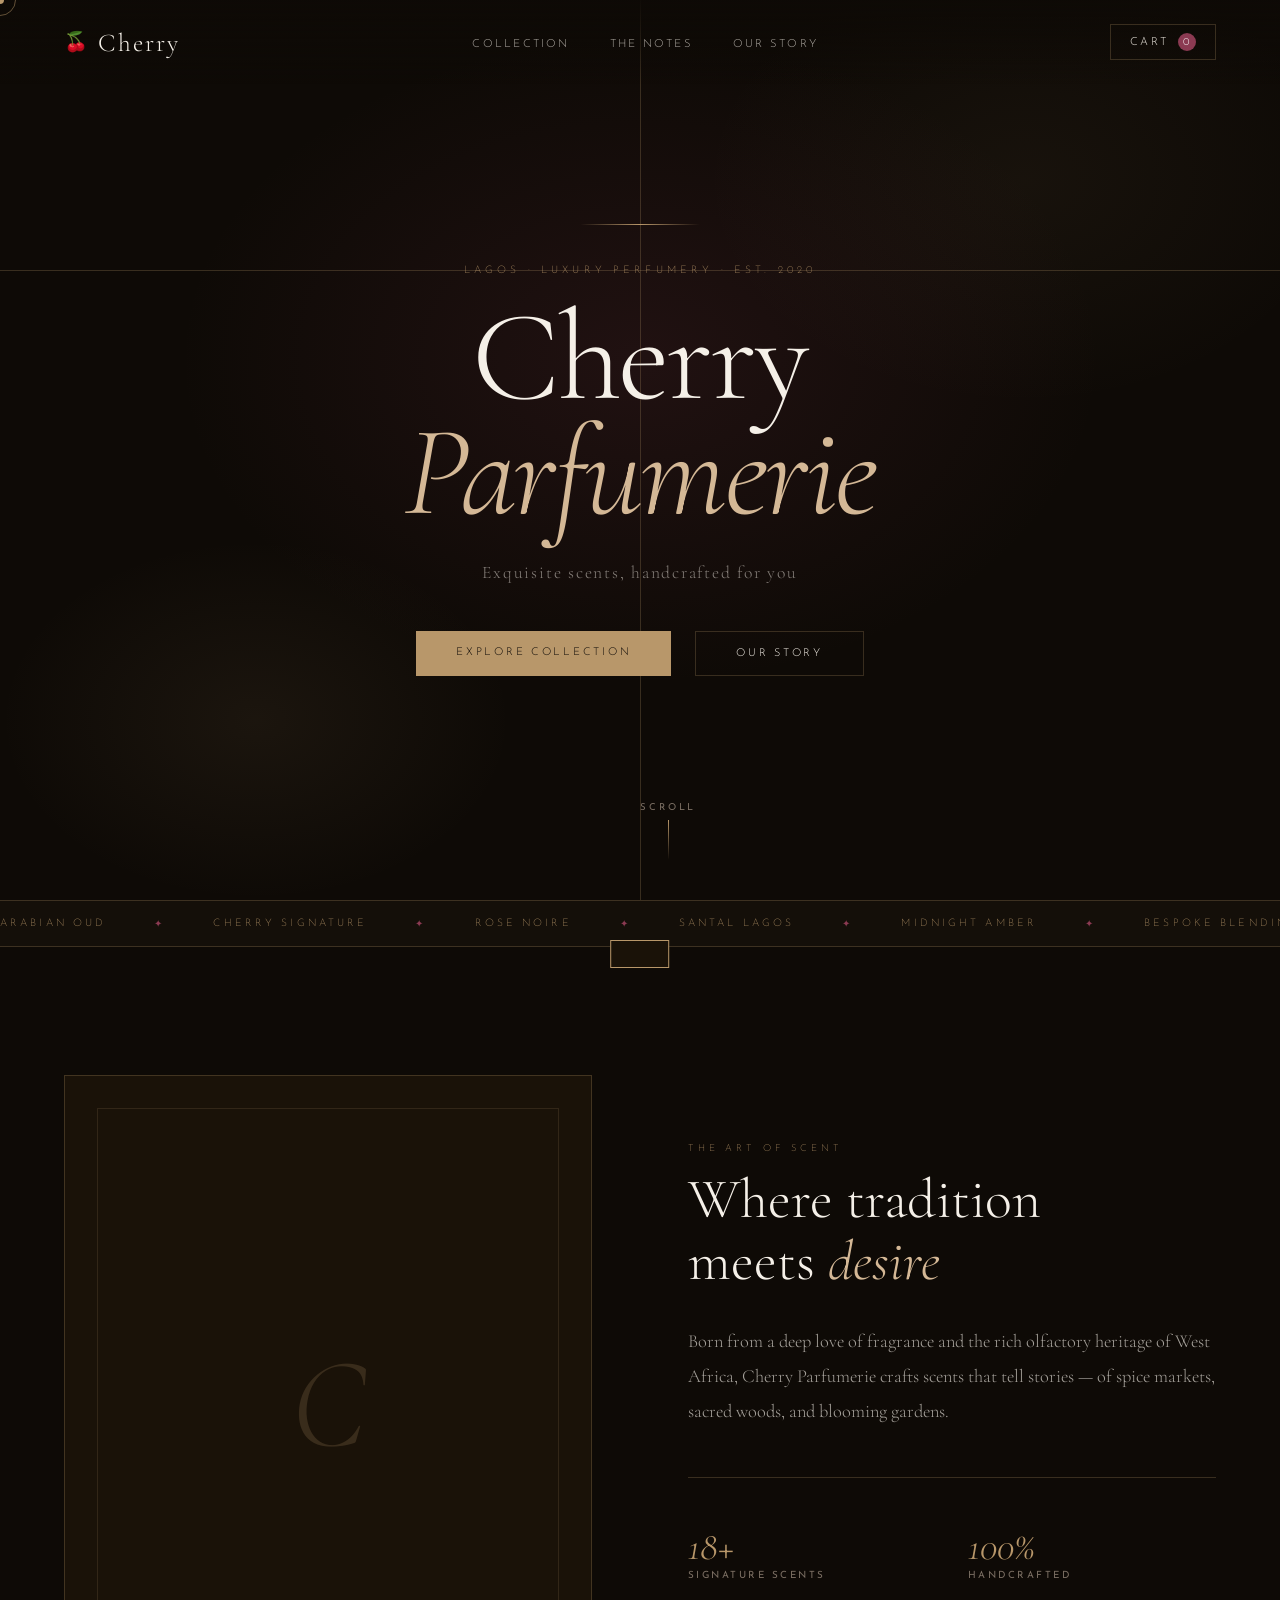
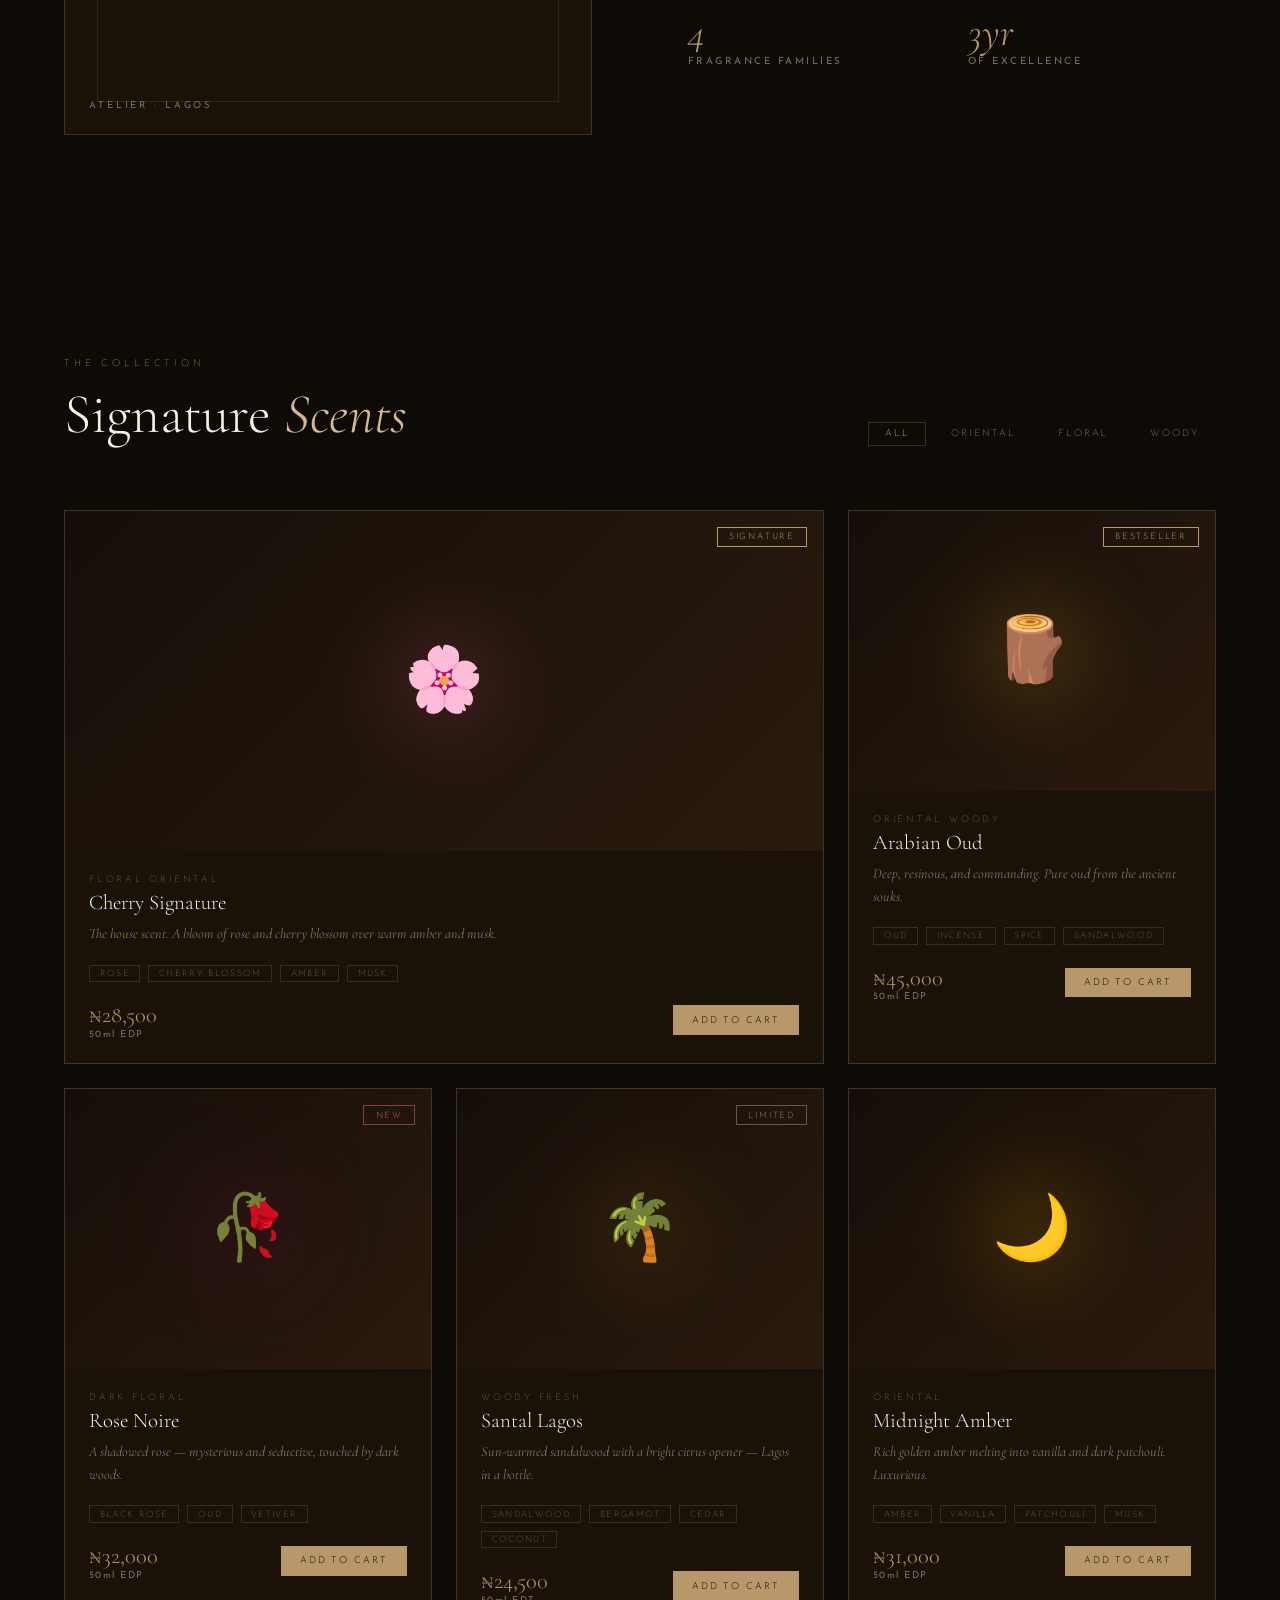
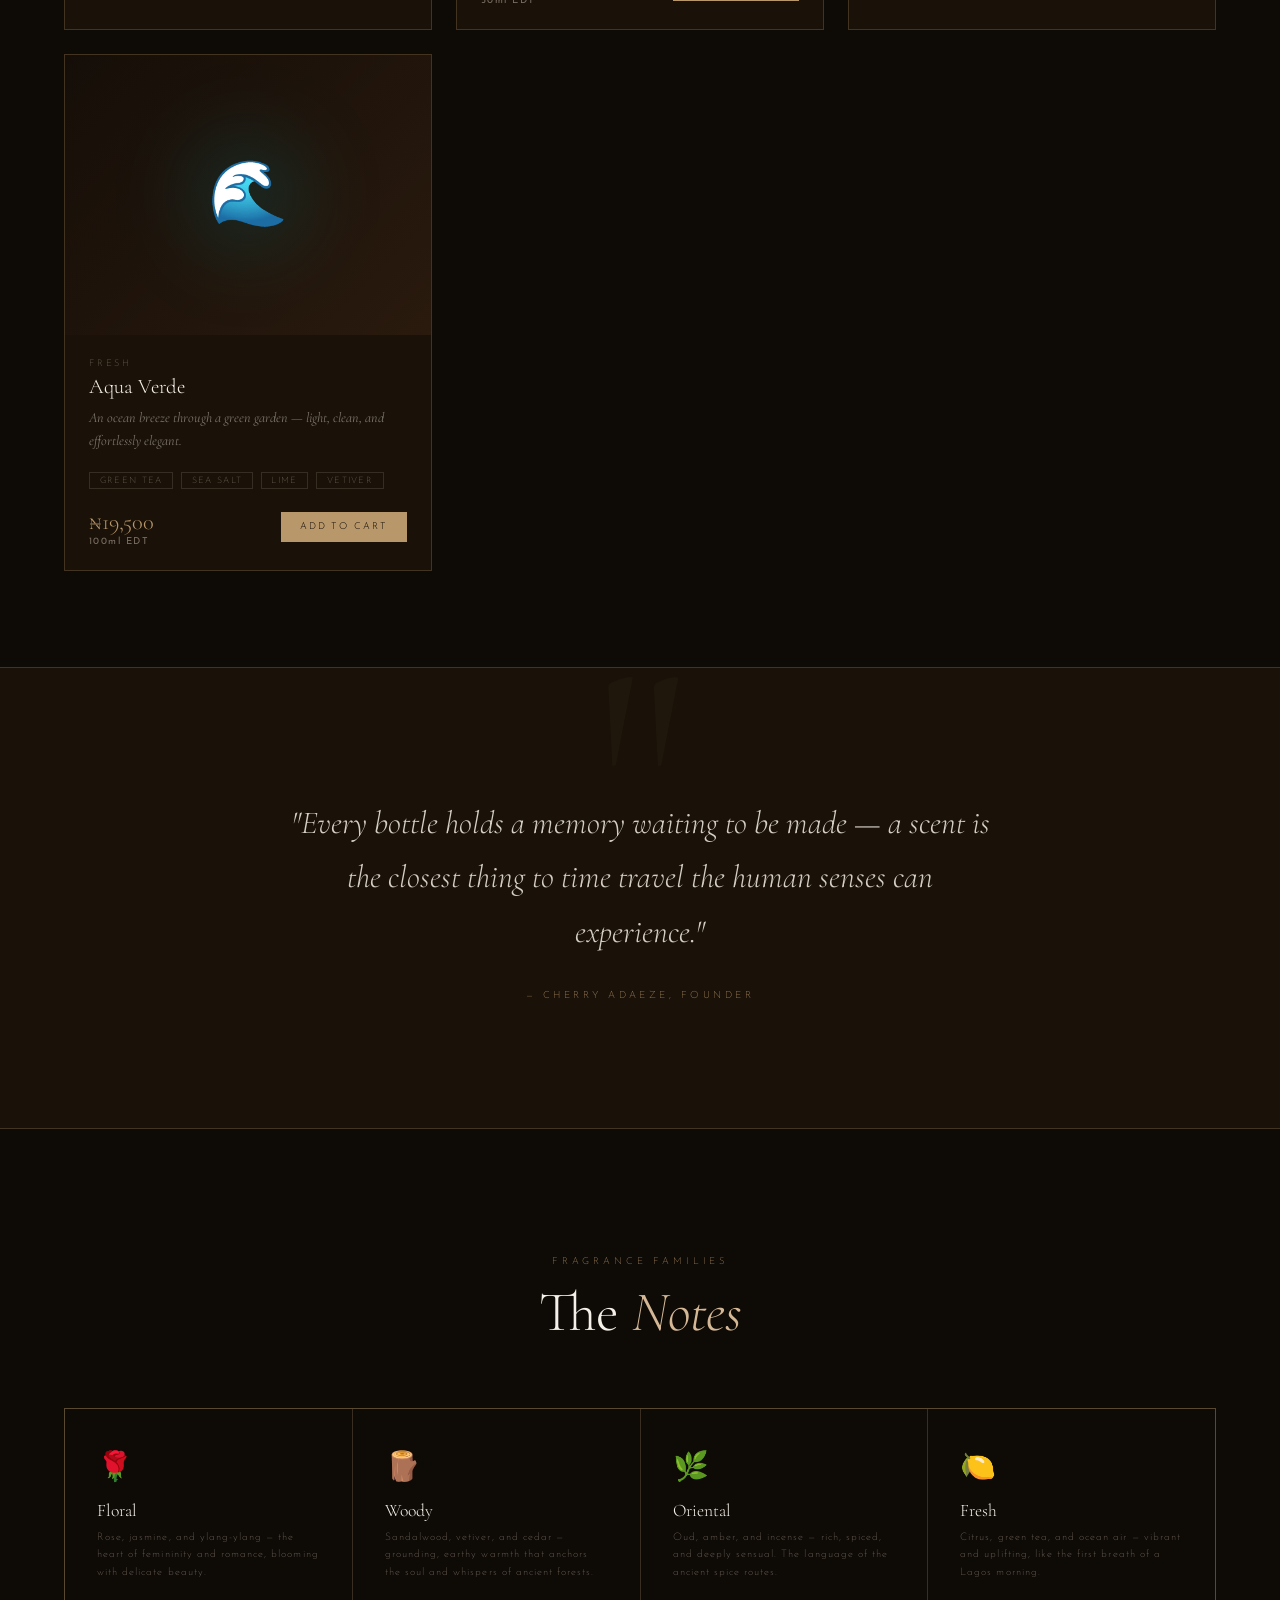
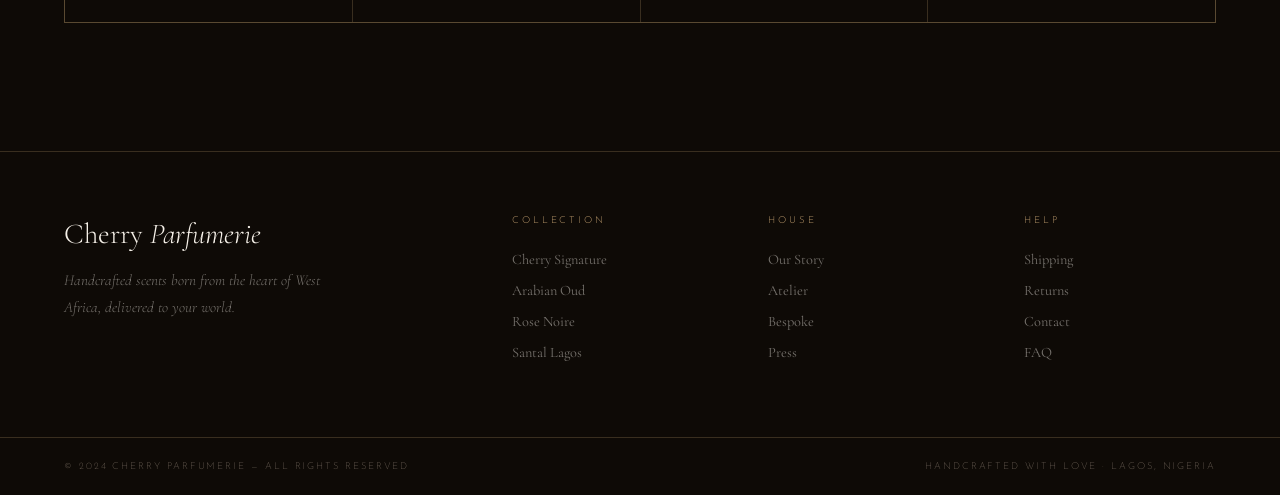
<file: index.html>
<!DOCTYPE html>
<html lang="en">
<head>
<meta charset="UTF-8">
<meta name="viewport" content="width=device-width, initial-scale=1.0">
<title>Cherry Parfumerie — Handcrafted Scents</title>
<link rel="preconnect" href="https://fonts.googleapis.com">
<link rel="preconnect" href="https://fonts.gstatic.com" crossorigin>
<link href="https://fonts.googleapis.com/css2?family=Cormorant+Garamond:ital,wght@0,300;0,400;0,500;1,300;1,400&family=Josefin+Sans:wght@200;300;400&display=swap" rel="stylesheet">
<style>
  *, *::before, *::after { box-sizing: border-box; margin: 0; padding: 0; }

  :root {
    --cream: #F5F0E8;
    --deep: #0E0A06;
    --warm: #1A1208;
    --gold: #B8976A;
    --gold-light: #D4B896;
    --rose: #8B3A52;
    --rose-light: #C46080;
    --muted: #7A6E62;
    --border: rgba(184, 151, 106, 0.25);
    --serif: 'Cormorant Garamond', Georgia, serif;
    --sans: 'Josefin Sans', sans-serif;
  }

  html { scroll-behavior: smooth; }

  body {
    font-family: var(--serif);
    background: var(--deep);
    color: var(--cream);
    min-height: 100vh;
    overflow-x: hidden;
    cursor: default;
  }

  /* ── CURSOR ── */
  .cursor {
    width: 8px; height: 8px;
    background: var(--gold);
    border-radius: 50%;
    position: fixed; top: 0; left: 0;
    pointer-events: none; z-index: 9999;
    transform: translate(-50%, -50%);
    transition: transform 0.1s, width 0.3s, height 0.3s, opacity 0.3s;
  }
  .cursor-ring {
    width: 32px; height: 32px;
    border: 1px solid rgba(184,151,106,0.5);
    border-radius: 50%;
    position: fixed; top: 0; left: 0;
    pointer-events: none; z-index: 9998;
    transform: translate(-50%, -50%);
    transition: transform 0.15s ease-out, width 0.3s, height 0.3s;
  }

  /* ── NAV ── */
  nav {
    position: fixed; top: 0; left: 0; right: 0; z-index: 100;
    display: flex; align-items: center; justify-content: space-between;
    padding: 1.5rem 4rem;
    background: linear-gradient(to bottom, rgba(14,10,6,0.95) 0%, transparent 100%);
    transition: background 0.4s;
  }
  nav.scrolled { background: rgba(14,10,6,0.97); border-bottom: 1px solid var(--border); }

  .nav-logo {
    font-family: var(--serif);
    font-size: 1.6rem;
    font-weight: 300;
    letter-spacing: 0.08em;
    color: var(--cream);
    text-decoration: none;
    display: flex; align-items: center; gap: 0.5rem;
  }
  .nav-logo .cherry-icon { color: var(--rose-light); font-size: 1.2rem; }

  .nav-links {
    display: flex; gap: 2.5rem; list-style: none;
  }
  .nav-links a {
    font-family: var(--sans);
    font-size: 0.7rem;
    font-weight: 300;
    letter-spacing: 0.2em;
    text-transform: uppercase;
    color: rgba(245,240,232,0.7);
    text-decoration: none;
    transition: color 0.3s;
  }
  .nav-links a:hover { color: var(--gold); }

  .nav-cart-btn {
    font-family: var(--sans);
    font-size: 0.7rem;
    font-weight: 300;
    letter-spacing: 0.2em;
    text-transform: uppercase;
    color: var(--cream);
    background: none; border: 1px solid var(--border);
    padding: 0.5rem 1.2rem;
    cursor: pointer;
    transition: all 0.3s;
    display: flex; align-items: center; gap: 0.6rem;
  }
  .nav-cart-btn:hover { border-color: var(--gold); color: var(--gold); }
  .cart-count {
    background: var(--rose);
    color: white;
    border-radius: 50%;
    width: 18px; height: 18px;
    font-size: 0.65rem;
    display: flex; align-items: center; justify-content: center;
  }

  /* ── HERO ── */
  .hero {
    min-height: 100vh;
    display: flex; flex-direction: column;
    align-items: center; justify-content: center;
    position: relative;
    overflow: hidden;
    text-align: center;
    padding: 0 2rem;
  }

  .hero-bg {
    position: absolute; inset: 0;
    background:
      radial-gradient(ellipse 60% 60% at 50% 40%, rgba(139,58,82,0.15) 0%, transparent 60%),
      radial-gradient(ellipse 40% 40% at 20% 80%, rgba(184,151,106,0.08) 0%, transparent 50%),
      radial-gradient(ellipse 50% 50% at 80% 20%, rgba(184,151,106,0.06) 0%, transparent 50%);
  }

  .hero-line {
    position: absolute;
    background: var(--border);
  }
  .hero-line.h { height: 1px; width: 100%; top: 30%; }
  .hero-line.v { width: 1px; height: 100%; left: 50%; }

  .hero-ornament {
    width: 120px; height: 1px;
    background: linear-gradient(to right, transparent, var(--gold), transparent);
    margin: 0 auto 2.5rem;
    opacity: 0;
    animation: fadeUp 1s 0.3s forwards;
  }

  .hero-tag {
    font-family: var(--sans);
    font-size: 0.65rem;
    font-weight: 200;
    letter-spacing: 0.4em;
    text-transform: uppercase;
    color: var(--gold);
    margin-bottom: 1.5rem;
    opacity: 0;
    animation: fadeUp 1s 0.5s forwards;
  }

  .hero-title {
    font-size: clamp(3.5rem, 10vw, 9rem);
    font-weight: 300;
    line-height: 0.9;
    letter-spacing: -0.02em;
    margin-bottom: 0.5rem;
    opacity: 0;
    animation: fadeUp 1.2s 0.6s forwards;
  }
  .hero-title em {
    font-style: italic;
    color: var(--gold-light);
  }

  .hero-sub {
    font-size: clamp(0.9rem, 2vw, 1.1rem);
    font-weight: 300;
    color: rgba(245,240,232,0.5);
    letter-spacing: 0.1em;
    margin-top: 1.5rem;
    margin-bottom: 3rem;
    opacity: 0;
    animation: fadeUp 1s 0.9s forwards;
  }

  .hero-cta {
    display: flex; gap: 1.5rem; flex-wrap: wrap; justify-content: center;
    opacity: 0;
    animation: fadeUp 1s 1.1s forwards;
  }

  .btn-primary {
    font-family: var(--sans);
    font-size: 0.68rem;
    font-weight: 300;
    letter-spacing: 0.25em;
    text-transform: uppercase;
    color: var(--deep);
    background: var(--gold);
    border: none;
    padding: 1rem 2.5rem;
    cursor: pointer;
    transition: all 0.3s;
    text-decoration: none;
  }
  .btn-primary:hover { background: var(--gold-light); }

  .btn-ghost {
    font-family: var(--sans);
    font-size: 0.68rem;
    font-weight: 300;
    letter-spacing: 0.25em;
    text-transform: uppercase;
    color: var(--cream);
    background: none;
    border: 1px solid var(--border);
    padding: 1rem 2.5rem;
    cursor: pointer;
    transition: all 0.3s;
    text-decoration: none;
  }
  .btn-ghost:hover { border-color: var(--gold); color: var(--gold); }

  .hero-scroll {
    position: absolute; bottom: 2.5rem; left: 50%;
    transform: translateX(-50%);
    display: flex; flex-direction: column; align-items: center; gap: 0.5rem;
    opacity: 0;
    animation: fadeUp 1s 1.4s forwards;
  }
  .hero-scroll span {
    font-family: var(--sans);
    font-size: 0.6rem;
    letter-spacing: 0.3em;
    text-transform: uppercase;
    color: var(--muted);
  }
  .scroll-line {
    width: 1px; height: 40px;
    background: linear-gradient(to bottom, var(--gold), transparent);
    animation: scrollPulse 2s infinite;
  }

  /* ── MARQUEE ── */
  .marquee-section {
    border-top: 1px solid var(--border);
    border-bottom: 1px solid var(--border);
    padding: 1rem 0;
    overflow: hidden;
    background: rgba(184,151,106,0.03);
  }
  .marquee-track {
    display: flex; gap: 3rem;
    animation: marquee 20s linear infinite;
    white-space: nowrap;
  }
  .marquee-item {
    font-family: var(--sans);
    font-size: 0.65rem;
    font-weight: 200;
    letter-spacing: 0.3em;
    text-transform: uppercase;
    color: var(--gold);
    display: flex; align-items: center; gap: 3rem;
  }
  .marquee-dot { color: var(--rose); }

  /* ── SECTION HEADERS ── */
  .section-label {
    font-family: var(--sans);
    font-size: 0.6rem;
    font-weight: 200;
    letter-spacing: 0.4em;
    text-transform: uppercase;
    color: var(--gold);
    margin-bottom: 1rem;
  }
  .section-title {
    font-size: clamp(2rem, 5vw, 3.5rem);
    font-weight: 300;
    line-height: 1.1;
  }
  .section-title em { font-style: italic; color: var(--gold-light); }

  /* ── INTRO SECTION ── */
  .intro {
    padding: 8rem 4rem;
    display: grid;
    grid-template-columns: 1fr 1fr;
    gap: 6rem;
    align-items: center;
    max-width: 1400px;
    margin: 0 auto;
  }
  .intro-visual {
    position: relative;
    aspect-ratio: 4/5;
    background: var(--warm);
    border: 1px solid var(--border);
    overflow: hidden;
  }
  .intro-visual-inner {
    position: absolute; inset: 2rem;
    border: 1px solid rgba(184,151,106,0.15);
    display: flex; align-items: center; justify-content: center;
  }
  .intro-visual-glyph {
    font-size: 8rem;
    font-weight: 300;
    color: rgba(184,151,106,0.2);
    font-family: var(--serif);
    font-style: italic;
    line-height: 1;
  }
  .intro-visual-tag {
    position: absolute; bottom: 1.5rem; left: 1.5rem;
    font-family: var(--sans);
    font-size: 0.6rem;
    letter-spacing: 0.3em;
    color: var(--muted);
    text-transform: uppercase;
  }
  .intro-text { }
  .intro-body {
    margin-top: 2rem;
    font-size: 1.15rem;
    font-weight: 300;
    line-height: 1.9;
    color: rgba(245,240,232,0.65);
  }
  .intro-stats {
    display: grid; grid-template-columns: 1fr 1fr;
    gap: 2rem;
    margin-top: 3rem;
    padding-top: 3rem;
    border-top: 1px solid var(--border);
  }
  .stat-num {
    font-size: 2.5rem;
    font-weight: 300;
    color: var(--gold);
    font-style: italic;
    line-height: 1;
  }
  .stat-label {
    font-family: var(--sans);
    font-size: 0.62rem;
    letter-spacing: 0.25em;
    text-transform: uppercase;
    color: var(--muted);
    margin-top: 0.3rem;
  }

  /* ── COLLECTION ── */
  .collection {
    padding: 6rem 4rem;
    max-width: 1400px;
    margin: 0 auto;
  }
  .collection-header {
    display: flex; align-items: flex-end; justify-content: space-between;
    margin-bottom: 4rem;
  }
  .collection-filter {
    display: flex; gap: 0.5rem;
  }
  .filter-btn {
    font-family: var(--sans);
    font-size: 0.6rem;
    font-weight: 300;
    letter-spacing: 0.2em;
    text-transform: uppercase;
    color: var(--muted);
    background: none;
    border: 1px solid transparent;
    padding: 0.4rem 1rem;
    cursor: pointer;
    transition: all 0.3s;
  }
  .filter-btn.active, .filter-btn:hover {
    color: var(--gold);
    border-color: var(--border);
  }

  .products-grid {
    display: grid;
    grid-template-columns: repeat(3, 1fr);
    gap: 1.5rem;
  }

  /* ── PRODUCT CARD ── */
  .product-card {
    background: var(--warm);
    border: 1px solid var(--border);
    cursor: pointer;
    transition: all 0.4s;
    position: relative;
    overflow: hidden;
  }
  .product-card:hover {
    border-color: rgba(184,151,106,0.5);
    transform: translateY(-4px);
  }
  .product-card.featured {
    grid-column: span 2;
    grid-row: span 1;
  }

  .product-visual {
    height: 280px;
    background: linear-gradient(135deg, #150e08 0%, #2a1a0e 100%);
    display: flex; align-items: center; justify-content: center;
    position: relative;
    overflow: hidden;
  }
  .product-card.featured .product-visual { height: 340px; }

  .product-bottle {
    font-size: 4rem;
    position: relative; z-index: 2;
    transition: transform 0.4s;
  }
  .product-card:hover .product-bottle { transform: scale(1.08) translateY(-4px); }

  .product-glow {
    position: absolute;
    width: 120px; height: 120px;
    border-radius: 50%;
    filter: blur(40px);
    opacity: 0.3;
    transition: opacity 0.4s;
  }
  .product-card:hover .product-glow { opacity: 0.5; }

  .product-badge {
    position: absolute;
    top: 1rem; right: 1rem;
    font-family: var(--sans);
    font-size: 0.55rem;
    font-weight: 300;
    letter-spacing: 0.2em;
    text-transform: uppercase;
    padding: 0.3rem 0.7rem;
    border: 1px solid;
  }
  .badge-new { border-color: var(--rose); color: var(--rose-light); }
  .badge-signature { border-color: var(--gold); color: var(--gold); }
  .badge-limited { border-color: rgba(245,240,232,0.3); color: rgba(245,240,232,0.5); }

  .product-info {
    padding: 1.5rem;
  }
  .product-family {
    font-family: var(--sans);
    font-size: 0.58rem;
    font-weight: 200;
    letter-spacing: 0.3em;
    text-transform: uppercase;
    color: var(--muted);
    margin-bottom: 0.4rem;
  }
  .product-name {
    font-size: 1.3rem;
    font-weight: 300;
    margin-bottom: 0.5rem;
  }
  .product-desc {
    font-size: 0.88rem;
    color: rgba(245,240,232,0.45);
    line-height: 1.6;
    margin-bottom: 1.2rem;
    font-style: italic;
  }
  .product-notes {
    display: flex; gap: 0.5rem;
    flex-wrap: wrap;
    margin-bottom: 1.2rem;
  }
  .note-tag {
    font-family: var(--sans);
    font-size: 0.55rem;
    font-weight: 200;
    letter-spacing: 0.15em;
    text-transform: uppercase;
    color: var(--muted);
    border: 1px solid rgba(122,110,98,0.3);
    padding: 0.2rem 0.6rem;
  }
  .product-footer {
    display: flex; align-items: center; justify-content: space-between;
  }
  .product-price {
    font-size: 1.4rem;
    font-weight: 300;
    color: var(--gold);
  }
  .product-size {
    font-family: var(--sans);
    font-size: 0.6rem;
    letter-spacing: 0.15em;
    color: var(--muted);
    margin-top: 0.1rem;
  }
  .add-btn {
    font-family: var(--sans);
    font-size: 0.6rem;
    font-weight: 300;
    letter-spacing: 0.2em;
    text-transform: uppercase;
    color: var(--deep);
    background: var(--gold);
    border: none;
    padding: 0.65rem 1.2rem;
    cursor: pointer;
    transition: all 0.3s;
  }
  .add-btn:hover { background: var(--gold-light); }
  .add-btn.added {
    background: var(--rose);
    color: white;
  }

  /* ── STORY ── */
  .story {
    background: var(--warm);
    border-top: 1px solid var(--border);
    border-bottom: 1px solid var(--border);
    padding: 8rem 4rem;
    text-align: center;
    position: relative;
    overflow: hidden;
  }
  .story::before {
    content: '"';
    position: absolute;
    top: -3rem; left: 50%;
    transform: translateX(-50%);
    font-size: 20rem;
    font-family: var(--serif);
    color: rgba(184,151,106,0.04);
    line-height: 1;
    pointer-events: none;
  }
  .story-quote {
    max-width: 700px;
    margin: 0 auto;
    font-size: clamp(1.3rem, 3vw, 2rem);
    font-weight: 300;
    line-height: 1.7;
    font-style: italic;
    color: rgba(245,240,232,0.85);
    position: relative;
  }
  .story-author {
    font-family: var(--sans);
    font-size: 0.62rem;
    font-weight: 200;
    letter-spacing: 0.35em;
    text-transform: uppercase;
    color: var(--gold);
    margin-top: 2rem;
  }

  /* ── NOTES SECTION ── */
  .notes-section {
    padding: 8rem 4rem;
    max-width: 1400px;
    margin: 0 auto;
  }
  .notes-grid {
    display: grid;
    grid-template-columns: repeat(4, 1fr);
    gap: 1px;
    background: var(--border);
    border: 1px solid var(--border);
    margin-top: 4rem;
  }
  .note-item {
    background: var(--deep);
    padding: 2.5rem 2rem;
    transition: background 0.3s;
  }
  .note-item:hover { background: var(--warm); }
  .note-emoji { font-size: 1.8rem; margin-bottom: 1rem; }
  .note-name {
    font-size: 1.1rem;
    font-weight: 300;
    margin-bottom: 0.5rem;
  }
  .note-desc {
    font-family: var(--sans);
    font-size: 0.65rem;
    font-weight: 200;
    letter-spacing: 0.1em;
    color: var(--muted);
    line-height: 1.7;
  }

  /* ── CART PANEL ── */
  .cart-overlay {
    position: fixed; inset: 0;
    background: rgba(14,10,6,0.8);
    z-index: 200;
    opacity: 0; pointer-events: none;
    transition: opacity 0.4s;
    backdrop-filter: blur(4px);
  }
  .cart-overlay.open { opacity: 1; pointer-events: all; }

  .cart-panel {
    position: fixed; top: 0; right: 0; bottom: 0;
    width: 420px;
    background: var(--warm);
    border-left: 1px solid var(--border);
    z-index: 201;
    transform: translateX(100%);
    transition: transform 0.5s cubic-bezier(0.4, 0, 0.2, 1);
    display: flex; flex-direction: column;
    overflow: hidden;
  }
  .cart-panel.open { transform: translateX(0); }

  .cart-header {
    padding: 2rem;
    border-bottom: 1px solid var(--border);
    display: flex; align-items: center; justify-content: space-between;
  }
  .cart-title {
    font-family: var(--sans);
    font-size: 0.7rem;
    font-weight: 300;
    letter-spacing: 0.3em;
    text-transform: uppercase;
    color: var(--cream);
  }
  .cart-close {
    background: none; border: none; cursor: pointer;
    color: var(--muted);
    font-size: 1.2rem;
    transition: color 0.3s;
    line-height: 1;
  }
  .cart-close:hover { color: var(--cream); }

  .cart-items {
    flex: 1;
    overflow-y: auto;
    padding: 1.5rem;
  }
  .cart-empty {
    display: flex; flex-direction: column; align-items: center; justify-content: center;
    height: 100%;
    color: var(--muted);
    text-align: center;
    gap: 1rem;
  }
  .cart-empty-glyph { font-size: 3rem; opacity: 0.3; }
  .cart-empty p {
    font-family: var(--sans);
    font-size: 0.65rem;
    letter-spacing: 0.2em;
    text-transform: uppercase;
  }

  .cart-item {
    display: flex; gap: 1rem; align-items: flex-start;
    padding: 1.2rem 0;
    border-bottom: 1px solid var(--border);
    animation: fadeIn 0.3s ease;
  }
  .cart-item-icon {
    width: 60px; height: 60px;
    background: var(--deep);
    border: 1px solid var(--border);
    display: flex; align-items: center; justify-content: center;
    font-size: 1.5rem;
    flex-shrink: 0;
  }
  .cart-item-info { flex: 1; }
  .cart-item-name { font-size: 1rem; font-weight: 300; margin-bottom: 0.2rem; }
  .cart-item-family {
    font-family: var(--sans);
    font-size: 0.58rem;
    letter-spacing: 0.2em;
    text-transform: uppercase;
    color: var(--muted);
  }
  .cart-item-actions {
    display: flex; align-items: center; gap: 0.8rem;
    margin-top: 0.8rem;
  }
  .qty-btn {
    width: 24px; height: 24px;
    background: none;
    border: 1px solid var(--border);
    color: var(--cream);
    font-size: 0.9rem;
    cursor: pointer;
    display: flex; align-items: center; justify-content: center;
    transition: border-color 0.3s;
    line-height: 1;
  }
  .qty-btn:hover { border-color: var(--gold); }
  .qty-num {
    font-family: var(--sans);
    font-size: 0.75rem;
    color: var(--cream);
    min-width: 16px;
    text-align: center;
  }
  .cart-item-remove {
    background: none; border: none; cursor: pointer;
    color: var(--muted);
    font-size: 0.75rem;
    transition: color 0.3s;
    font-family: var(--sans);
    letter-spacing: 0.1em;
    margin-left: auto;
  }
  .cart-item-remove:hover { color: var(--rose-light); }
  .cart-item-price {
    font-size: 1.1rem;
    color: var(--gold);
    font-weight: 300;
    text-align: right;
  }

  .cart-footer {
    border-top: 1px solid var(--border);
    padding: 1.5rem 2rem;
  }
  .cart-totals { margin-bottom: 1.5rem; }
  .cart-row {
    display: flex; justify-content: space-between;
    font-family: var(--sans);
    font-size: 0.65rem;
    font-weight: 300;
    letter-spacing: 0.15em;
    color: var(--muted);
    padding: 0.4rem 0;
  }
  .cart-row.total {
    color: var(--cream);
    font-size: 0.75rem;
    border-top: 1px solid var(--border);
    margin-top: 0.5rem;
    padding-top: 0.8rem;
  }
  .cart-row.total span:last-child { color: var(--gold); }

  .checkout-btn {
    width: 100%;
    font-family: var(--sans);
    font-size: 0.68rem;
    font-weight: 300;
    letter-spacing: 0.25em;
    text-transform: uppercase;
    color: var(--deep);
    background: var(--gold);
    border: none;
    padding: 1rem;
    cursor: pointer;
    transition: background 0.3s;
    margin-bottom: 0.8rem;
  }
  .checkout-btn:hover { background: var(--gold-light); }
  .clear-btn {
    width: 100%;
    font-family: var(--sans);
    font-size: 0.62rem;
    font-weight: 300;
    letter-spacing: 0.2em;
    text-transform: uppercase;
    color: var(--muted);
    background: none;
    border: 1px solid var(--border);
    padding: 0.7rem;
    cursor: pointer;
    transition: all 0.3s;
  }
  .clear-btn:hover { border-color: var(--rose); color: var(--rose-light); }

  /* ── CHECKOUT MODAL ── */
  .modal-overlay {
    position: fixed; inset: 0;
    background: rgba(14,10,6,0.9);
    z-index: 300;
    opacity: 0; pointer-events: none;
    transition: opacity 0.3s;
    display: flex; align-items: center; justify-content: center;
    backdrop-filter: blur(8px);
  }
  .modal-overlay.open { opacity: 1; pointer-events: all; }

  .modal {
    background: var(--warm);
    border: 1px solid var(--border);
    padding: 3rem;
    width: 90%; max-width: 520px;
    transform: translateY(20px) scale(0.98);
    transition: transform 0.4s;
  }
  .modal-overlay.open .modal { transform: translateY(0) scale(1); }

  .modal-title {
    font-size: 1.8rem;
    font-weight: 300;
    margin-bottom: 0.5rem;
  }
  .modal-sub {
    font-family: var(--sans);
    font-size: 0.62rem;
    letter-spacing: 0.2em;
    color: var(--muted);
    margin-bottom: 2rem;
    text-transform: uppercase;
  }

  .field-group { margin-bottom: 1.2rem; }
  .field-label {
    font-family: var(--sans);
    font-size: 0.6rem;
    font-weight: 300;
    letter-spacing: 0.25em;
    text-transform: uppercase;
    color: var(--muted);
    display: block;
    margin-bottom: 0.4rem;
  }
  .field-input {
    width: 100%;
    background: var(--deep);
    border: 1px solid var(--border);
    color: var(--cream);
    font-family: var(--serif);
    font-size: 1rem;
    font-weight: 300;
    padding: 0.75rem 1rem;
    outline: none;
    transition: border-color 0.3s;
  }
  .field-input:focus { border-color: var(--gold); }
  .field-input::placeholder { color: rgba(122,110,98,0.5); }

  .modal-actions { display: flex; gap: 1rem; margin-top: 2rem; }
  .pay-btn {
    flex: 1;
    font-family: var(--sans);
    font-size: 0.68rem;
    font-weight: 300;
    letter-spacing: 0.25em;
    text-transform: uppercase;
    color: var(--deep);
    background: var(--gold);
    border: none;
    padding: 1rem;
    cursor: pointer;
    transition: background 0.3s;
  }
  .pay-btn:hover { background: var(--gold-light); }
  .cancel-btn {
    font-family: var(--sans);
    font-size: 0.68rem;
    font-weight: 300;
    letter-spacing: 0.2em;
    text-transform: uppercase;
    color: var(--muted);
    background: none;
    border: 1px solid var(--border);
    padding: 1rem 1.5rem;
    cursor: pointer;
    transition: all 0.3s;
  }
  .cancel-btn:hover { border-color: var(--muted); color: var(--cream); }

  /* ── SUCCESS ── */
  .success-state {
    text-align: center;
    padding: 1rem 0;
    display: none;
  }
  .success-state.show { display: block; }
  .success-icon {
    font-size: 3rem;
    margin-bottom: 1rem;
    animation: pop 0.5s ease;
  }
  .success-title { font-size: 1.8rem; font-weight: 300; margin-bottom: 0.5rem; }
  .success-msg {
    font-family: var(--sans);
    font-size: 0.65rem;
    letter-spacing: 0.2em;
    color: var(--muted);
    text-transform: uppercase;
    line-height: 1.8;
  }

  /* ── FOOTER ── */
  footer {
    border-top: 1px solid var(--border);
    padding: 4rem;
    display: grid;
    grid-template-columns: 2fr 1fr 1fr 1fr;
    gap: 4rem;
  }
  .footer-brand { }
  .footer-logo {
    font-family: var(--serif);
    font-size: 1.8rem;
    font-weight: 300;
    margin-bottom: 1rem;
  }
  .footer-tagline {
    font-size: 0.95rem;
    font-weight: 300;
    color: rgba(245,240,232,0.45);
    line-height: 1.8;
    font-style: italic;
    max-width: 260px;
  }
  .footer-col-title {
    font-family: var(--sans);
    font-size: 0.6rem;
    font-weight: 300;
    letter-spacing: 0.3em;
    text-transform: uppercase;
    color: var(--gold);
    margin-bottom: 1.5rem;
  }
  .footer-links { list-style: none; }
  .footer-links li { margin-bottom: 0.7rem; }
  .footer-links a {
    font-size: 0.9rem;
    color: rgba(245,240,232,0.45);
    text-decoration: none;
    transition: color 0.3s;
  }
  .footer-links a:hover { color: var(--cream); }
  .footer-bottom {
    border-top: 1px solid var(--border);
    padding: 1.5rem 4rem;
    display: flex; justify-content: space-between; align-items: center;
  }
  .footer-copy {
    font-family: var(--sans);
    font-size: 0.6rem;
    font-weight: 200;
    letter-spacing: 0.2em;
    color: var(--muted);
    text-transform: uppercase;
  }

  /* ── TOAST ── */
  .toast {
    position: fixed;
    bottom: 2rem; left: 50%;
    transform: translateX(-50%) translateY(100px);
    background: var(--warm);
    border: 1px solid var(--gold);
    padding: 0.8rem 1.8rem;
    font-family: var(--sans);
    font-size: 0.65rem;
    font-weight: 300;
    letter-spacing: 0.2em;
    text-transform: uppercase;
    color: var(--gold);
    z-index: 400;
    transition: transform 0.4s cubic-bezier(0.4, 0, 0.2, 1);
    white-space: nowrap;
  }
  .toast.show { transform: translateX(-50%) translateY(0); }

  /* ── ANIMATIONS ── */
  @keyframes fadeUp {
    from { opacity: 0; transform: translateY(20px); }
    to { opacity: 1; transform: translateY(0); }
  }
  @keyframes fadeIn {
    from { opacity: 0; }
    to { opacity: 1; }
  }
  @keyframes marquee {
    from { transform: translateX(0); }
    to { transform: translateX(-50%); }
  }
  @keyframes scrollPulse {
    0%, 100% { opacity: 1; }
    50% { opacity: 0.2; }
  }
  @keyframes pop {
    0% { transform: scale(0); }
    70% { transform: scale(1.2); }
    100% { transform: scale(1); }
  }

  /* ── SCROLL REVEAL ── */
  .reveal {
    opacity: 0; transform: translateY(30px);
    transition: opacity 0.8s, transform 0.8s;
  }
  .reveal.visible { opacity: 1; transform: translateY(0); }

  /* ── RESPONSIVE ── */
  @media (max-width: 1024px) {
    nav { padding: 1.5rem 2rem; }
    .nav-links { display: none; }
    .intro { grid-template-columns: 1fr; gap: 3rem; padding: 4rem 2rem; }
    .intro-visual { display: none; }
    .collection { padding: 4rem 2rem; }
    .products-grid { grid-template-columns: 1fr 1fr; }
    .product-card.featured { grid-column: span 2; }
    footer { grid-template-columns: 1fr 1fr; gap: 2rem; padding: 3rem 2rem; }
    .notes-section { padding: 4rem 2rem; }
    .notes-grid { grid-template-columns: repeat(2, 1fr); }
    .story { padding: 5rem 2rem; }
    .footer-bottom { padding: 1.5rem 2rem; flex-direction: column; gap: 0.5rem; }
  }
  @media (max-width: 640px) {
    .products-grid { grid-template-columns: 1fr; }
    .product-card.featured { grid-column: span 1; }
    .cart-panel { width: 100%; }
    .collection-header { flex-direction: column; align-items: flex-start; gap: 1.5rem; }
    .notes-grid { grid-template-columns: 1fr; }
    footer { grid-template-columns: 1fr; }
  }
</style>
</head>
<body>

<div class="cursor" id="cursor"></div>
<div class="cursor-ring" id="cursor-ring"></div>

<!-- NAV -->
<nav id="main-nav">
  <a href="#" class="nav-logo">
    <span class="cherry-icon">🍒</span>
    Cherry
  </a>
  <ul class="nav-links">
    <li><a href="#collection">Collection</a></li>
    <li><a href="#notes">The Notes</a></li>
    <li><a href="#story">Our Story</a></li>
  </ul>
  <button class="nav-cart-btn" id="cart-toggle">
    Cart <span class="cart-count" id="cart-count">0</span>
  </button>
</nav>

<!-- HERO -->
<section class="hero">
  <div class="hero-bg"></div>
  <div class="hero-line h"></div>
  <div class="hero-line v"></div>
  <div class="hero-ornament"></div>
  <p class="hero-tag">Lagos · Luxury Perfumery · Est. 2020</p>
  <h1 class="hero-title">Cherry<br><em>Parfumerie</em></h1>
  <p class="hero-sub">Exquisite scents, handcrafted for you</p>
  <div class="hero-cta">
    <a href="#collection" class="btn-primary">Explore Collection</a>
    <a href="#story" class="btn-ghost">Our Story</a>
  </div>
  <div class="hero-scroll">
    <span>Scroll</span>
    <div class="scroll-line"></div>
  </div>
</section>

<!-- MARQUEE -->
<div class="marquee-section">
  <div class="marquee-track" id="marquee">
    <div class="marquee-item">Arabian Oud <span class="marquee-dot">✦</span> Cherry Signature <span class="marquee-dot">✦</span> Rose Noire <span class="marquee-dot">✦</span> Santal Lagos <span class="marquee-dot">✦</span> Midnight Amber <span class="marquee-dot">✦</span> Bespoke Blending <span class="marquee-dot">✦</span> Free Delivery Over ₦50,000 <span class="marquee-dot">✦</span> Arabian Oud <span class="marquee-dot">✦</span> Cherry Signature <span class="marquee-dot">✦</span> Rose Noire <span class="marquee-dot">✦</span> Santal Lagos <span class="marquee-dot">✦</span> Midnight Amber <span class="marquee-dot">✦</span> Bespoke Blending <span class="marquee-dot">✦</span> Free Delivery Over ₦50,000 <span class="marquee-dot">✦</span></div>
  </div>
</div>

<!-- INTRO -->
<section class="intro">
  <div class="intro-visual reveal">
    <div class="intro-visual-inner">
      <div class="intro-visual-glyph">C</div>
    </div>
    <div class="intro-visual-tag">Atelier · Lagos</div>
  </div>
  <div class="intro-text reveal">
    <p class="section-label">The Art of Scent</p>
    <h2 class="section-title">Where tradition<br>meets <em>desire</em></h2>
    <p class="intro-body">
      Born from a deep love of fragrance and the rich olfactory heritage of West Africa, Cherry Parfumerie crafts scents that tell stories — of spice markets, sacred woods, and blooming gardens.
    </p>
    <div class="intro-stats">
      <div>
        <div class="stat-num">18+</div>
        <div class="stat-label">Signature Scents</div>
      </div>
      <div>
        <div class="stat-num">100%</div>
        <div class="stat-label">Handcrafted</div>
      </div>
      <div>
        <div class="stat-num">4</div>
        <div class="stat-label">Fragrance Families</div>
      </div>
      <div>
        <div class="stat-num">3yr</div>
        <div class="stat-label">Of Excellence</div>
      </div>
    </div>
  </div>
</section>

<!-- COLLECTION -->
<section class="collection" id="collection">
  <div class="collection-header reveal">
    <div>
      <p class="section-label">The Collection</p>
      <h2 class="section-title">Signature <em>Scents</em></h2>
    </div>
    <div class="collection-filter">
      <button class="filter-btn active" data-filter="all">All</button>
      <button class="filter-btn" data-filter="oriental">Oriental</button>
      <button class="filter-btn" data-filter="floral">Floral</button>
      <button class="filter-btn" data-filter="woody">Woody</button>
    </div>
  </div>

  <div class="products-grid" id="products-grid">
    <!-- Products injected by JS -->
  </div>
</section>

<!-- STORY QUOTE -->
<section class="story" id="story">
  <div class="reveal">
    <p class="story-quote">
      "Every bottle holds a memory waiting to be made — a scent is the closest thing to time travel the human senses can experience."
    </p>
    <p class="story-author">— Cherry Adaeze, Founder</p>
  </div>
</section>

<!-- NOTES SECTION -->
<section class="notes-section" id="notes">
  <div class="reveal" style="text-align:center; max-width:600px; margin:0 auto;">
    <p class="section-label">Fragrance Families</p>
    <h2 class="section-title">The <em>Notes</em></h2>
  </div>
  <div class="notes-grid reveal" style="margin-top:4rem;">
    <div class="note-item">
      <div class="note-emoji">🌹</div>
      <div class="note-name">Floral</div>
      <div class="note-desc">Rose, jasmine, and ylang-ylang — the heart of femininity and romance, blooming with delicate beauty.</div>
    </div>
    <div class="note-item">
      <div class="note-emoji">🪵</div>
      <div class="note-name">Woody</div>
      <div class="note-desc">Sandalwood, vetiver, and cedar — grounding, earthy warmth that anchors the soul and whispers of ancient forests.</div>
    </div>
    <div class="note-item">
      <div class="note-emoji">🌿</div>
      <div class="note-name">Oriental</div>
      <div class="note-desc">Oud, amber, and incense — rich, spiced, and deeply sensual. The language of the ancient spice routes.</div>
    </div>
    <div class="note-item">
      <div class="note-emoji">🍋</div>
      <div class="note-name">Fresh</div>
      <div class="note-desc">Citrus, green tea, and ocean air — vibrant and uplifting, like the first breath of a Lagos morning.</div>
    </div>
  </div>
</section>

<!-- FOOTER -->
<footer>
  <div class="footer-brand reveal">
    <div class="footer-logo">Cherry <em>Parfumerie</em></div>
    <p class="footer-tagline">Handcrafted scents born from the heart of West Africa, delivered to your world.</p>
  </div>
  <div class="reveal">
    <p class="footer-col-title">Collection</p>
    <ul class="footer-links">
      <li><a href="#">Cherry Signature</a></li>
      <li><a href="#">Arabian Oud</a></li>
      <li><a href="#">Rose Noire</a></li>
      <li><a href="#">Santal Lagos</a></li>
    </ul>
  </div>
  <div class="reveal">
    <p class="footer-col-title">House</p>
    <ul class="footer-links">
      <li><a href="#">Our Story</a></li>
      <li><a href="#">Atelier</a></li>
      <li><a href="#">Bespoke</a></li>
      <li><a href="#">Press</a></li>
    </ul>
  </div>
  <div class="reveal">
    <p class="footer-col-title">Help</p>
    <ul class="footer-links">
      <li><a href="#">Shipping</a></li>
      <li><a href="#">Returns</a></li>
      <li><a href="#">Contact</a></li>
      <li><a href="#">FAQ</a></li>
    </ul>
  </div>
</footer>
<div class="footer-bottom">
  <span class="footer-copy">© 2024 Cherry Parfumerie — All rights reserved</span>
  <span class="footer-copy">Handcrafted with love · Lagos, Nigeria</span>
</div>

<!-- CART PANEL -->
<div class="cart-overlay" id="cart-overlay"></div>
<div class="cart-panel" id="cart-panel">
  <div class="cart-header">
    <span class="cart-title">Your Cart</span>
    <button class="cart-close" id="cart-close">✕</button>
  </div>
  <div class="cart-items" id="cart-items">
    <div class="cart-empty" id="cart-empty">
      <div class="cart-empty-glyph">🫙</div>
      <p>Your cart is empty</p>
    </div>
  </div>
  <div class="cart-footer" id="cart-footer" style="display:none;">
    <div class="cart-totals">
      <div class="cart-row"><span>Subtotal</span><span id="cart-subtotal">₦0</span></div>
      <div class="cart-row"><span>Delivery</span><span id="cart-delivery">₦2,500</span></div>
      <div class="cart-row total"><span>Total</span><span id="cart-total">₦0</span></div>
    </div>
    <button class="checkout-btn" id="checkout-btn">Proceed to Checkout</button>
    <button class="clear-btn" id="clear-btn">Clear Cart</button>
  </div>
</div>

<!-- CHECKOUT MODAL -->
<div class="modal-overlay" id="modal-overlay">
  <div class="modal">
    <div id="checkout-form-view">
      <h2 class="modal-title">Checkout</h2>
      <p class="modal-sub">Complete your order</p>
      <div class="field-group">
        <label class="field-label">Full Name</label>
        <input type="text" class="field-input" id="field-name" placeholder="Your full name">
      </div>
      <div class="field-group">
        <label class="field-label">Email Address</label>
        <input type="email" class="field-input" id="field-email" placeholder="your@email.com">
      </div>
      <div class="field-group">
        <label class="field-label">Delivery Address</label>
        <input type="text" class="field-input" id="field-address" placeholder="Street, City, State">
      </div>
      <div class="modal-actions">
        <button class="pay-btn" id="pay-btn">Pay Now (Mock)</button>
        <button class="cancel-btn" id="cancel-btn">Cancel</button>
      </div>
    </div>
    <div class="success-state" id="success-state">
      <div class="success-icon">✦</div>
      <h2 class="success-title">Order Placed</h2>
      <p class="success-msg">Thank you for choosing Cherry Parfumerie.<br>Your scent is being prepared with care.</p>
      <button class="btn-primary" id="success-close" style="margin-top:2rem; font-size:0.62rem; letter-spacing:0.25em; border:none;">Continue Shopping</button>
    </div>
  </div>
</div>

<!-- TOAST -->
<div class="toast" id="toast"></div>

<script>
const DEFAULT_PRODUCTS = [
  { id: 1, name: 'Cherry Signature', family: 'Floral Oriental', filter: 'floral', desc: 'The house scent. A bloom of rose and cherry blossom over warm amber and musk.', notes: ['Rose', 'Cherry Blossom', 'Amber', 'Musk'], price: 28500, size: '50ml EDP', emoji: '🌸', glow: '#8B3A52', badge: { text: 'Signature', cls: 'badge-signature' }, featured: true },
  { id: 2, name: 'Arabian Oud', family: 'Oriental Woody', filter: 'oriental', desc: 'Deep, resinous, and commanding. Pure oud from the ancient souks.', notes: ['Oud', 'Incense', 'Spice', 'Sandalwood'], price: 45000, size: '50ml EDP', emoji: '🪵', glow: '#8B6914', badge: { text: 'Bestseller', cls: 'badge-signature' }, featured: false },
  { id: 3, name: 'Rose Noire', family: 'Dark Floral', filter: 'floral', desc: 'A shadowed rose — mysterious and seductive, touched by dark woods.', notes: ['Black Rose', 'Oud', 'Vetiver'], price: 32000, size: '50ml EDP', emoji: '🥀', glow: '#4A0E2B', badge: { text: 'New', cls: 'badge-new' }, featured: false },
  { id: 4, name: 'Santal Lagos', family: 'Woody Fresh', filter: 'woody', desc: 'Sun-warmed sandalwood with a bright citrus opener — Lagos in a bottle.', notes: ['Sandalwood', 'Bergamot', 'Cedar', 'Coconut'], price: 24500, size: '50ml EDT', emoji: '🌴', glow: '#5C3D11', badge: { text: 'Limited', cls: 'badge-limited' }, featured: false },
  { id: 5, name: 'Midnight Amber', family: 'Oriental', filter: 'oriental', desc: 'Rich golden amber melting into vanilla and dark patchouli. Luxurious.', notes: ['Amber', 'Vanilla', 'Patchouli', 'Musk'], price: 31000, size: '50ml EDP', emoji: '🌙', glow: '#8B5E00', badge: null, featured: false },
  { id: 6, name: 'Aqua Verde', family: 'Fresh', filter: 'woody', desc: 'An ocean breeze through a green garden — light, clean, and effortlessly elegant.', notes: ['Green Tea', 'Sea Salt', 'Lime', 'Vetiver'], price: 19500, size: '100ml EDT', emoji: '🌊', glow: '#0B5E5E', badge: null, featured: false }
];

function loadStoreData() {
  try {
    const saved = localStorage.getItem('cherry_products');
    return saved ? JSON.parse(saved) : DEFAULT_PRODUCTS;
  } catch(e) { return DEFAULT_PRODUCTS; }
}

function getSettings() {
  try {
    const s = localStorage.getItem('cherry_settings');
    return s ? JSON.parse(s) : { whatsapp: '2348000000000', delivery: 2500 };
  } catch(e) { return { whatsapp: '2348000000000', delivery: 2500 }; }
}

let products = loadStoreData();
const settings = getSettings();

let cart = [];
let activeFilter = 'all';

function fmt(n) {
  return '₦' + n.toLocaleString('en-NG');
}

function renderProducts() {
  const grid = document.getElementById('products-grid');
  const filtered = activeFilter === 'all' ? products : products.filter(p => p.filter === activeFilter);
  grid.innerHTML = '';
  filtered.forEach(p => {
    const card = document.createElement('div');
    card.className = 'product-card' + (p.featured && activeFilter === 'all' ? ' featured' : '');
    card.innerHTML = `
      <div class="product-visual">
        <div class="product-glow" style="background:${p.glow};"></div>
        <div class="product-bottle">${p.emoji}</div>
        ${p.badge ? `<span class="product-badge ${p.badge.cls}">${p.badge.text}</span>` : ''}
      </div>
      <div class="product-info">
        <div class="product-family">${p.family}</div>
        <div class="product-name">${p.name}</div>
        <div class="product-desc">${p.desc}</div>
        <div class="product-notes">${p.notes.map(n=>`<span class="note-tag">${n}</span>`).join('')}</div>
        <div class="product-footer">
          <div>
            <div class="product-price">${fmt(p.price)}</div>
            <div class="product-size">${p.size}</div>
          </div>
          <button class="add-btn" data-id="${p.id}">Add to Cart</button>
        </div>
      </div>
    `;
    card.querySelector('.add-btn').addEventListener('click', (e) => {
      e.stopPropagation();
      addToCart(p.id);
    });
    grid.appendChild(card);
  });
}

function addToCart(id) {
  const product = products.find(p => p.id === id);
  const existing = cart.find(i => i.id === id);
  if (existing) {
    existing.qty++;
  } else {
    cart.push({ ...product, qty: 1 });
  }
  updateCartUI();
  showToast(`${product.name} added to cart`);
  const btn = document.querySelector(`.add-btn[data-id="${id}"]`);
  if (btn) {
    btn.textContent = 'Added ✦';
    btn.classList.add('added');
    setTimeout(() => { btn.textContent = 'Add to Cart'; btn.classList.remove('added'); }, 1500);
  }
}

function removeFromCart(id) {
  cart = cart.filter(i => i.id !== id);
  updateCartUI();
}

function changeQty(id, delta) {
  const item = cart.find(i => i.id === id);
  if (!item) return;
  item.qty += delta;
  if (item.qty <= 0) removeFromCart(id);
  else updateCartUI();
}

function updateCartUI() {
  const total = cart.reduce((s, i) => s + i.price * i.qty, 0);
  const count = cart.reduce((s, i) => s + i.qty, 0);
  document.getElementById('cart-count').textContent = count;
  document.getElementById('cart-subtotal').textContent = fmt(total);
  const delivery = total > 0 ? (Number(settings.delivery) || 2500) : 0;
  document.getElementById('cart-delivery').textContent = fmt(delivery);
  document.getElementById('cart-total').textContent = fmt(total + delivery);

  const itemsEl = document.getElementById('cart-items');
  const emptyEl = document.getElementById('cart-empty');
  const footerEl = document.getElementById('cart-footer');

  if (cart.length === 0) {
    itemsEl.innerHTML = '';
    itemsEl.appendChild(emptyEl);
    emptyEl.style.display = 'flex';
    footerEl.style.display = 'none';
  } else {
    emptyEl.style.display = 'none';
    footerEl.style.display = 'block';
    itemsEl.innerHTML = cart.map(item => `
      <div class="cart-item">
        <div class="cart-item-icon">${item.emoji}</div>
        <div class="cart-item-info">
          <div class="cart-item-name">${item.name}</div>
          <div class="cart-item-family">${item.size}</div>
          <div class="cart-item-actions">
            <button class="qty-btn" onclick="changeQty(${item.id},-1)">−</button>
            <span class="qty-num">${item.qty}</span>
            <button class="qty-btn" onclick="changeQty(${item.id},1)">+</button>
            <button class="cart-item-remove" onclick="removeFromCart(${item.id})">Remove</button>
          </div>
        </div>
        <div class="cart-item-price">${fmt(item.price * item.qty)}</div>
      </div>
    `).join('');
  }
}

function openCart() {
  document.getElementById('cart-panel').classList.add('open');
  document.getElementById('cart-overlay').classList.add('open');
}
function closeCart() {
  document.getElementById('cart-panel').classList.remove('open');
  document.getElementById('cart-overlay').classList.remove('open');
}
function openModal() {
  if (cart.length === 0) return;
  document.getElementById('modal-overlay').classList.add('open');
  document.getElementById('checkout-form-view').style.display = 'block';
  document.getElementById('success-state').classList.remove('show');
  closeCart();
}
function closeModal() {
  document.getElementById('modal-overlay').classList.remove('open');
}

function showToast(msg) {
  const t = document.getElementById('toast');
  t.textContent = msg;
  t.classList.add('show');
  setTimeout(() => t.classList.remove('show'), 2500);
}

document.getElementById('cart-toggle').addEventListener('click', openCart);
document.getElementById('cart-close').addEventListener('click', closeCart);
document.getElementById('cart-overlay').addEventListener('click', closeCart);
document.getElementById('checkout-btn').addEventListener('click', openModal);
document.getElementById('cancel-btn').addEventListener('click', closeModal);
document.getElementById('clear-btn').addEventListener('click', () => { cart = []; updateCartUI(); });

document.getElementById('pay-btn').addEventListener('click', () => {
  const name = document.getElementById('field-name').value.trim();
  const email = document.getElementById('field-email').value.trim();
  const addr = document.getElementById('field-address').value.trim();
  if (!name || !email || !addr) { showToast('Please fill all fields'); return; }

  // Build WhatsApp message
  const OWNER_PHONE = settings.whatsapp || '2348000000000';
  const subtotal = cart.reduce((s, i) => s + i.price * i.qty, 0);
  const delivery = Number(settings.delivery) || 2500;
  const total = subtotal + delivery;

  const itemLines = cart.map(i =>
    `  • ${i.name} (${i.size}) × ${i.qty} — ${fmt(i.price * i.qty)}`
  ).join('\n');

  const msg =
`🍒 *New Order — Cherry Parfumerie*

*Customer Details*
Name: ${name}
Email: ${email}
Address: ${addr}

*Order Summary*
${itemLines}

Subtotal: ${fmt(subtotal)}
Delivery: ${fmt(delivery)}
*Total: ${fmt(total)}*

Please confirm this order. Thank you! 🌸`;

  const waUrl = `https://wa.me/${OWNER_PHONE}?text=${encodeURIComponent(msg)}`;
  window.open(waUrl, '_blank');

  document.getElementById('checkout-form-view').style.display = 'none';
  document.getElementById('success-state').classList.add('show');
  cart = []; updateCartUI();
});

document.getElementById('success-close').addEventListener('click', () => {
  closeModal();
  document.getElementById('field-name').value = '';
  document.getElementById('field-email').value = '';
  document.getElementById('field-address').value = '';
});

document.getElementById('modal-overlay').addEventListener('click', function(e) {
  if (e.target === this) closeModal();
});

// Filter
document.querySelectorAll('.filter-btn').forEach(btn => {
  btn.addEventListener('click', function() {
    document.querySelectorAll('.filter-btn').forEach(b => b.classList.remove('active'));
    this.classList.add('active');
    activeFilter = this.dataset.filter;
    renderProducts();
  });
});

// Scroll nav
window.addEventListener('scroll', () => {
  document.getElementById('main-nav').classList.toggle('scrolled', window.scrollY > 60);
});

// Scroll reveal
const observer = new IntersectionObserver((entries) => {
  entries.forEach(e => { if (e.isIntersecting) { e.target.classList.add('visible'); } });
}, { threshold: 0.1 });
document.querySelectorAll('.reveal').forEach(el => observer.observe(el));

// Custom cursor
const cursorDot = document.getElementById('cursor');
const cursorRing = document.getElementById('cursor-ring');
document.addEventListener('mousemove', e => {
  cursorDot.style.left = e.clientX + 'px';
  cursorDot.style.top = e.clientY + 'px';
  cursorRing.style.left = e.clientX + 'px';
  cursorRing.style.top = e.clientY + 'px';
});
document.querySelectorAll('button, a, .product-card').forEach(el => {
  el.addEventListener('mouseenter', () => {
    cursorDot.style.width = '12px'; cursorDot.style.height = '12px';
    cursorRing.style.width = '44px'; cursorRing.style.height = '44px';
  });
  el.addEventListener('mouseleave', () => {
    cursorDot.style.width = '8px'; cursorDot.style.height = '8px';
    cursorRing.style.width = '32px'; cursorRing.style.height = '32px';
  });
});

// Smooth anchor
document.querySelectorAll('a[href^="#"]').forEach(a => {
  a.addEventListener('click', e => {
    const target = document.querySelector(a.getAttribute('href'));
    if (target) { e.preventDefault(); target.scrollIntoView({ behavior: 'smooth' }); }
  });
});

renderProducts();
updateCartUI();
</script>
</body>
</html>
</file>
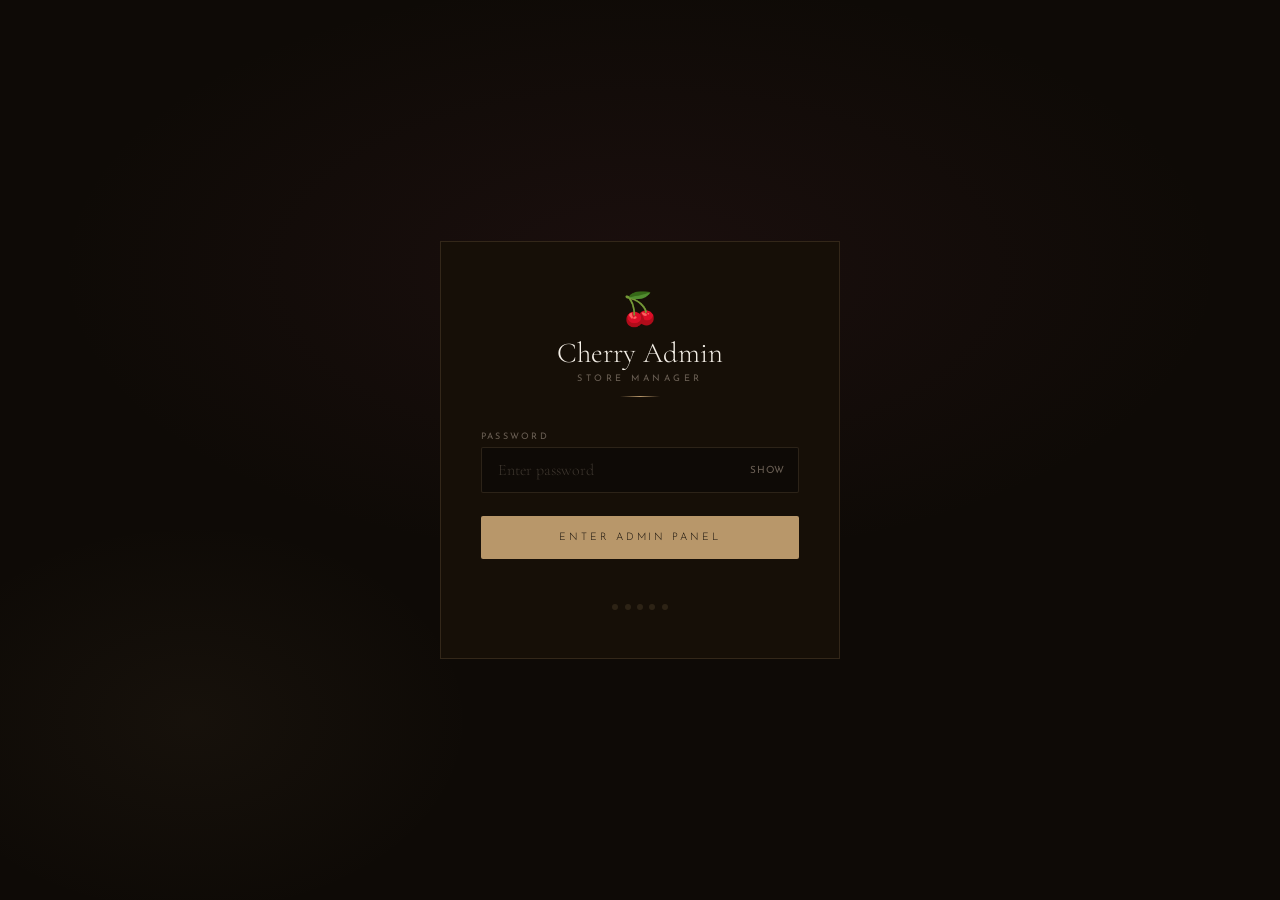
<file: admin.html>
<!DOCTYPE html>
<html lang="en">
<head>
<meta charset="UTF-8">
<meta name="viewport" content="width=device-width, initial-scale=1.0">
<title>Cherry Admin — Store Manager</title>
<link href="https://fonts.googleapis.com/css2?family=Cormorant+Garamond:ital,wght@0,300;0,400;0,500;1,300;1,400&family=Josefin+Sans:wght@200;300;400&display=swap" rel="stylesheet">
<style>
*,*::before,*::after{box-sizing:border-box;margin:0;padding:0;}
:root{
  --cream:#F5F0E8;--deep:#0E0A06;--warm:#160F07;--card:#1E1408;--card2:#241A0C;
  --gold:#B8976A;--gold-light:#D4B896;--gold-dim:rgba(184,151,106,0.12);
  --rose:#8B3A52;--rose-light:#C46080;--rose-dim:rgba(139,58,82,0.12);
  --muted:#6A5F54;--muted2:#3A332C;
  --border:rgba(184,151,106,0.18);--border2:rgba(184,151,106,0.07);
  --serif:'Cormorant Garamond',Georgia,serif;
  --sans:'Josefin Sans',sans-serif;
  --sidebar-w:240px;--topbar-h:58px;--bnav-h:64px;
  --r:2px;
}
html{height:100%;-webkit-text-size-adjust:100%;}
body{font-family:var(--sans);background:var(--deep);color:var(--cream);min-height:100%;-webkit-font-smoothing:antialiased;overflow-x:hidden;}
input,button,select,textarea{font-family:inherit;border-radius:var(--r);}
a{color:inherit;text-decoration:none;}
button{cursor:pointer;}
::-webkit-scrollbar{width:4px;}
::-webkit-scrollbar-track{background:transparent;}
::-webkit-scrollbar-thumb{background:var(--muted2);border-radius:2px;}

/* ══ LOGIN ══ */
#login-screen{
  position:fixed;inset:0;z-index:1000;
  display:flex;align-items:center;justify-content:center;
  background:var(--deep);
  transition:opacity 0.5s,visibility 0.5s;
}
#login-screen.hidden{opacity:0;visibility:hidden;pointer-events:none;}
.login-bg{
  position:absolute;inset:0;
  background:radial-gradient(ellipse 70% 50% at 50% 30%,rgba(139,58,82,0.1) 0%,transparent 65%),
             radial-gradient(ellipse 40% 40% at 15% 80%,rgba(184,151,106,0.05) 0%,transparent 55%);
  pointer-events:none;
}
.login-card{
  position:relative;z-index:1;
  width:min(400px,calc(100vw - 2rem));
  background:var(--warm);border:1px solid var(--border);
  padding:3rem 2.5rem;
  animation:fadeUp 0.55s ease both;
}
.login-icon{font-size:2rem;text-align:center;margin-bottom:0.4rem;animation:pop 0.7s ease 0.2s both;}
@keyframes pop{from{transform:rotate(-15deg) scale(0.5);}to{transform:rotate(0) scale(1);}}
.login-title{font-family:var(--serif);font-size:1.8rem;font-weight:300;text-align:center;margin-bottom:0.25rem;}
.login-sub{font-size:0.57rem;letter-spacing:0.38em;color:var(--muted);text-transform:uppercase;text-align:center;margin-bottom:0.8rem;}
.login-rule{width:40px;height:1px;background:linear-gradient(to right,transparent,var(--gold),transparent);margin:0 auto 2.2rem;}

.fl{display:flex;flex-direction:column;gap:0.4rem;margin-bottom:1rem;}
.fl label{font-size:0.56rem;letter-spacing:0.25em;text-transform:uppercase;color:var(--muted);}
.fl-wrap{position:relative;}
.fl input{
  width:100%;background:var(--deep);border:1px solid var(--border);
  color:var(--cream);font-family:var(--serif);font-size:1rem;font-weight:300;
  padding:0.75rem 2.8rem 0.75rem 1rem;outline:none;
  transition:border-color 0.25s,box-shadow 0.25s;
}
.fl input:focus{border-color:var(--gold);box-shadow:0 0 0 3px rgba(184,151,106,0.07);}
.fl input::placeholder{color:rgba(106,95,84,0.5);}
.pw-eye{
  position:absolute;right:0.9rem;top:50%;transform:translateY(-50%);
  background:none;border:none;color:var(--muted);
  font-size:0.62rem;letter-spacing:0.1em;text-transform:uppercase;
  transition:color 0.2s;padding:0;
}
.pw-eye:hover{color:var(--gold);}

.login-submit{
  width:100%;font-size:0.65rem;font-weight:300;letter-spacing:0.28em;text-transform:uppercase;
  color:var(--deep);background:var(--gold);border:none;padding:1rem;
  transition:background 0.2s,transform 0.15s;margin-top:0.4rem;
}
.login-submit:hover{background:var(--gold-light);}
.login-submit:active{transform:scale(0.98);}
.login-submit:disabled{opacity:0.45;cursor:not-allowed;}

.login-err{
  display:flex;align-items:center;gap:0.5rem;margin-top:0.8rem;
  color:var(--rose-light);font-size:0.58rem;letter-spacing:0.1em;
  opacity:0;transition:opacity 0.3s;
}
.login-err.show{opacity:1;}
.login-err::before{content:'✕';font-size:0.65rem;flex-shrink:0;}

.lockout-msg{
  margin-top:0.9rem;background:var(--rose-dim);border:1px solid rgba(139,58,82,0.25);
  padding:0.65rem 0.9rem;font-size:0.58rem;letter-spacing:0.08em;
  color:var(--rose-light);display:none;line-height:1.6;
}
.lockout-msg.show{display:block;}

.attempt-dots{display:flex;gap:0.4rem;justify-content:center;margin-top:1.2rem;}
.adot{
  width:6px;height:6px;border-radius:50%;
  background:rgba(184,151,106,0.15);transition:background 0.3s;
}
.adot.used{background:var(--rose);}
.adot.warn{background:var(--gold);}

/* ══ APP SHELL ══ */
#app{display:none;height:100dvh;overflow:hidden;flex-direction:column;}
#app.on{display:flex;}

/* topbar — mobile only */
.topbar{
  display:none;height:var(--topbar-h);background:var(--warm);
  border-bottom:1px solid var(--border);
  align-items:center;justify-content:space-between;
  padding:0 1.1rem;flex-shrink:0;z-index:50;
}
.topbar-logo{font-family:var(--serif);font-size:1.15rem;font-weight:300;}
.topbar-logo b{color:var(--rose-light);font-weight:300;}
.topbar-btns{display:flex;gap:0.5rem;}
.tpbtn{
  background:none;border:1px solid var(--border);
  color:var(--muted);font-size:0.58rem;letter-spacing:0.15em;text-transform:uppercase;
  padding:0.38rem 0.65rem;transition:all 0.2s;
}
.tpbtn:hover{color:var(--gold);border-color:rgba(184,151,106,0.4);}

/* session banner */
.sesh-bar{
  background:linear-gradient(to right,rgba(139,58,82,0.07),transparent);
  border-bottom:1px solid rgba(139,58,82,0.12);
  padding:0.45rem 3rem;flex-shrink:0;
  display:flex;align-items:center;justify-content:space-between;gap:1rem;
}
.sesh-text{font-size:0.56rem;letter-spacing:0.12em;color:var(--muted);}
.sesh-timer{color:var(--gold);font-variant-numeric:tabular-nums;}
.sesh-extend{
  font-size:0.54rem;letter-spacing:0.15em;text-transform:uppercase;
  background:none;border:1px solid var(--border);color:var(--muted);
  padding:0.25rem 0.65rem;transition:all 0.2s;flex-shrink:0;
}
.sesh-extend:hover{color:var(--gold);border-color:rgba(184,151,106,0.4);}

/* layout */
.app-body{display:flex;flex:1;overflow:hidden;}

/* sidebar */
.sidebar{
  width:var(--sidebar-w);background:var(--warm);
  border-right:1px solid var(--border);
  display:flex;flex-direction:column;flex-shrink:0;overflow-y:auto;
}
.sb-logo{
  padding:1.7rem 1.4rem 1.4rem;border-bottom:1px solid var(--border);
  display:flex;align-items:center;gap:0.8rem;
}
.sb-cherry{font-size:1.5rem;}
.sb-brand{}
.sb-name{font-family:var(--serif);font-size:1.1rem;font-weight:300;line-height:1;}
.sb-tag{font-size:0.5rem;letter-spacing:0.32em;color:var(--gold);text-transform:uppercase;margin-top:0.2rem;}

.nav-sec{padding:0.8rem 0;}
.nav-sec-lbl{
  font-size:0.48rem;letter-spacing:0.42em;text-transform:uppercase;
  color:var(--muted2);padding:0.35rem 1.4rem;margin-bottom:0.15rem;
}
.nav-it{
  display:flex;align-items:center;gap:0.7rem;
  padding:0.68rem 1.4rem;cursor:pointer;
  font-size:0.62rem;font-weight:300;letter-spacing:0.18em;text-transform:uppercase;
  color:var(--muted);transition:all 0.18s;border-left:2px solid transparent;
}
.nav-it:hover{color:var(--cream);background:var(--gold-dim);}
.nav-it.on{
  color:var(--gold);border-left-color:var(--gold);
  background:linear-gradient(to right,rgba(184,151,106,0.09),transparent);
}
.nav-ic{font-size:0.85rem;width:15px;text-align:center;flex-shrink:0;}
.nav-ct{
  margin-left:auto;background:var(--rose);color:white;border-radius:10px;
  padding:0.08rem 0.42rem;font-size:0.48rem;min-width:17px;text-align:center;
}

.sb-foot{margin-top:auto;padding:1.1rem 1.4rem;border-top:1px solid var(--border);}
.sb-who{font-size:0.52rem;letter-spacing:0.1em;color:var(--muted2);margin-bottom:0.7rem;padding-bottom:0.6rem;border-bottom:1px solid var(--border2);}
.sb-who em{color:var(--muted);font-style:normal;}
.sb-link{
  display:flex;align-items:center;justify-content:space-between;
  font-size:0.58rem;letter-spacing:0.16em;text-transform:uppercase;
  color:var(--muted);border:1px solid var(--border);
  padding:0.5rem 0.8rem;transition:all 0.22s;margin-bottom:0.5rem;
}
.sb-link:hover{color:var(--gold);border-color:rgba(184,151,106,0.4);}
.sb-logout{
  display:flex;align-items:center;gap:0.5rem;width:100%;
  background:none;border:none;color:var(--muted);
  font-size:0.58rem;letter-spacing:0.16em;text-transform:uppercase;
  padding:0.45rem 0;transition:color 0.2s;
}
.sb-logout:hover{color:var(--rose-light);}

/* main */
.main{flex:1;overflow-y:auto;display:flex;flex-direction:column;}

/* pages */
.pg{display:none;padding:2.5rem 3rem;max-width:1200px;width:100%;animation:fadeUp 0.28s ease both;}
.pg.on{display:block;}
@keyframes fadeUp{from{opacity:0;transform:translateY(10px);}to{opacity:1;transform:translateY(0);}}

.ph{margin-bottom:2.2rem;display:flex;align-items:flex-end;justify-content:space-between;gap:1rem;flex-wrap:wrap;}
.ph-left{}
.ph-title{font-family:var(--serif);font-size:clamp(1.5rem,3vw,2rem);font-weight:300;line-height:1.1;}
.ph-title em{font-style:italic;color:var(--gold-light);}
.ph-desc{font-size:0.58rem;letter-spacing:0.2em;color:var(--muted);text-transform:uppercase;margin-top:0.3rem;}

/* stat cards */
.stats{display:grid;grid-template-columns:repeat(4,1fr);gap:1rem;margin-bottom:2rem;}
.sc{
  background:var(--card);border:1px solid var(--border);
  padding:1.3rem 1.4rem;transition:border-color 0.2s;
}
.sc:hover{border-color:rgba(184,151,106,0.32);}
.sc-ico{font-size:1rem;margin-bottom:0.7rem;opacity:0.6;}
.sc-lbl{font-size:0.53rem;letter-spacing:0.28em;text-transform:uppercase;color:var(--muted);margin-bottom:0.35rem;}
.sc-val{font-family:var(--serif);font-size:1.8rem;font-weight:300;color:var(--gold);font-style:italic;line-height:1;}
.sc-sub{font-size:0.52rem;letter-spacing:0.1em;color:var(--muted2);margin-top:0.25rem;}

/* section bar */
.sbar{display:flex;align-items:center;justify-content:space-between;margin-bottom:1rem;gap:1rem;flex-wrap:wrap;}
.sbar-lbl{font-size:0.6rem;letter-spacing:0.25em;text-transform:uppercase;color:var(--cream);font-weight:300;}

/* buttons */
.btn{
  font-size:0.58rem;font-weight:300;letter-spacing:0.2em;text-transform:uppercase;
  border:none;padding:0.58rem 1.25rem;cursor:pointer;
  transition:all 0.18s;display:inline-flex;align-items:center;gap:0.4rem;
}
.btn:active{transform:scale(0.97);}
.btn-gold{background:var(--gold);color:var(--deep);}
.btn-gold:hover{background:var(--gold-light);}
.btn-ghost{background:none;border:1px solid var(--border);color:var(--muted);}
.btn-ghost:hover{border-color:rgba(184,151,106,0.4);color:var(--gold);}
.btn-danger{background:none;border:1px solid var(--border);color:var(--muted);}
.btn-danger:hover{border-color:var(--rose);color:var(--rose-light);}
.btn-sm{padding:0.33rem 0.7rem;font-size:0.53rem;}

/* table */
.tbl-wrap{overflow-x:auto;border:1px solid var(--border);}
table{width:100%;border-collapse:collapse;min-width:580px;}
thead th{
  font-size:0.5rem;letter-spacing:0.28em;text-transform:uppercase;
  color:var(--muted);text-align:left;padding:0.7rem 0.9rem;
  border-bottom:1px solid var(--border);font-weight:300;
  background:var(--card2);white-space:nowrap;
}
tbody td{
  padding:0.9rem;border-bottom:1px solid var(--border2);vertical-align:middle;
}
tbody tr:last-child td{border-bottom:none;}
tbody tr{transition:background 0.12s;}
tbody tr:hover td{background:var(--gold-dim);}
.tc-emoji{font-size:1.5rem;width:46px;}
.tc-name{font-family:var(--serif);font-size:0.95rem;font-weight:300;white-space:nowrap;}
.tc-fam{font-size:0.52rem;letter-spacing:0.1em;color:var(--muted);text-transform:uppercase;margin-top:0.12rem;}
.tc-price{font-family:var(--serif);font-size:0.95rem;color:var(--gold);white-space:nowrap;}
.tc-size{font-size:0.52rem;color:var(--muted2);margin-top:0.12rem;}
.bdg{
  font-size:0.48rem;letter-spacing:0.14em;text-transform:uppercase;
  padding:0.18rem 0.55rem;border:1px solid var(--border);color:var(--muted);border-radius:10px;
}
.bdg.on{border-color:rgba(184,151,106,0.38);color:var(--gold);}
.star{color:var(--gold);}
.pill{
  display:inline-block;font-size:0.48rem;letter-spacing:0.1em;text-transform:uppercase;
  padding:0.18rem 0.52rem;border-radius:10px;
}
.p-floral{background:rgba(139,58,82,0.14);color:#C46080;}
.p-oriental{background:rgba(139,105,20,0.14);color:#D4A040;}
.p-woody{background:rgba(92,61,17,0.18);color:#A07840;}
.p-fresh{background:rgba(13,94,94,0.14);color:#52B788;}
.row-acts{display:flex;gap:0.35rem;}

/* mobile product cards */
.mcards{display:none;gap:0.7rem;flex-direction:column;}
.mcard{background:var(--card);border:1px solid var(--border);padding:1rem 1.1rem;}
.mcard-top{display:flex;align-items:flex-start;gap:0.7rem;margin-bottom:0.6rem;}
.mcard-ico{font-size:1.5rem;flex-shrink:0;}
.mcard-info{flex:1;min-width:0;}
.mcard-name{font-family:var(--serif);font-size:0.95rem;font-weight:300;}
.mcard-fam{font-size:0.52rem;letter-spacing:0.1em;color:var(--muted);text-transform:uppercase;margin-top:0.1rem;}
.mcard-price{font-family:var(--serif);color:var(--gold);font-size:0.9rem;flex-shrink:0;}
.mcard-meta{display:flex;align-items:center;gap:0.4rem;flex-wrap:wrap;margin-bottom:0.7rem;}
.mcard-acts{display:flex;gap:0.4rem;}

/* modal */
.mo{
  position:fixed;inset:0;background:rgba(14,10,6,0.9);
  z-index:400;display:none;align-items:flex-start;justify-content:center;
  backdrop-filter:blur(6px);overflow-y:auto;padding:2rem 1rem;
}
.mo.open{display:flex;}
.mo-box{
  background:var(--warm);border:1px solid var(--border);
  width:100%;max-width:640px;padding:2.4rem;
  animation:fadeUp 0.25s ease both;margin:auto;
}
.mo-head{margin-bottom:1.7rem;}
.mo-title{font-family:var(--serif);font-size:1.55rem;font-weight:300;}
.mo-sub{font-size:0.56rem;letter-spacing:0.2em;color:var(--muted);text-transform:uppercase;margin-top:0.25rem;}

.fg-grid{display:grid;grid-template-columns:1fr 1fr;gap:0.85rem;}
.fg{display:flex;flex-direction:column;gap:0.38rem;}
.fg.full{grid-column:1/-1;}
.fg > label{font-size:0.54rem;letter-spacing:0.22em;text-transform:uppercase;color:var(--muted);}
.fg > label .req{color:var(--rose-light);}
.fg input,.fg select,.fg textarea{
  background:var(--deep);border:1px solid var(--border);
  color:var(--cream);font-family:var(--serif);font-size:0.92rem;font-weight:300;
  padding:0.62rem 0.85rem;outline:none;transition:border-color 0.22s,box-shadow 0.22s;
}
.fg input:focus,.fg select:focus,.fg textarea:focus{
  border-color:var(--gold);box-shadow:0 0 0 3px rgba(184,151,106,0.06);
}
.fg input::placeholder,.fg textarea::placeholder{color:rgba(106,95,84,0.48);}
.fg select option{background:var(--warm);}
.fg textarea{resize:vertical;min-height:78px;font-family:var(--serif);}

.ep{display:flex;flex-wrap:wrap;gap:0.32rem;margin-top:0.05rem;}
.eo{
  width:37px;height:37px;font-size:1.15rem;
  display:flex;align-items:center;justify-content:center;
  border:1px solid var(--border);cursor:pointer;transition:all 0.18s;
}
.eo:hover{border-color:rgba(184,151,106,0.38);}
.eo.sel{border-color:var(--gold);background:var(--gold-dim);}

.bp{display:flex;flex-wrap:wrap;gap:0.35rem;margin-top:0.05rem;}
.bo{
  font-size:0.5rem;letter-spacing:0.14em;text-transform:uppercase;
  padding:0.32rem 0.75rem;border:1px solid var(--border);cursor:pointer;
  color:var(--muted);transition:all 0.18s;border-radius:10px;
}
.bo:hover,.bo.sel{border-color:rgba(184,151,106,0.4);color:var(--gold);}
.bo.none-bo.sel{border-color:var(--muted);color:var(--cream);}

.glow-r{display:flex;gap:0.6rem;align-items:center;}
.glow-sw{
  width:40px;height:36px;border:1px solid var(--border);cursor:pointer;
  padding:2px;background:none;flex-shrink:0;
}
.feat-r{display:flex;align-items:center;gap:0.6rem;margin-top:0.1rem;}
.feat-r input[type=checkbox]{width:15px;height:15px;accent-color:var(--gold);cursor:pointer;}
.feat-r label{font-size:0.58rem;letter-spacing:0.12em;color:var(--muted);text-transform:uppercase;cursor:pointer;}

.mo-acts{display:flex;gap:0.7rem;margin-top:1.7rem;flex-wrap:wrap;}
.mo-acts .btn{flex:1;min-width:110px;justify-content:center;padding:0.82rem;}

/* settings */
.set-grid{display:grid;grid-template-columns:1fr 1fr;gap:1.1rem;}
.set-card{background:var(--card);border:1px solid var(--border);padding:1.7rem;}
.set-title{
  font-size:0.58rem;letter-spacing:0.3em;text-transform:uppercase;
  color:var(--gold);margin-bottom:1.3rem;
  padding-bottom:0.75rem;border-bottom:1px solid var(--border2);
}
.sg{margin-bottom:0.9rem;}
.sg label{font-size:0.54rem;letter-spacing:0.22em;text-transform:uppercase;color:var(--muted);display:block;margin-bottom:0.38rem;}
.sg input,.sg select{
  width:100%;background:var(--deep);border:1px solid var(--border);
  color:var(--cream);font-family:var(--serif);font-size:0.92rem;font-weight:300;
  padding:0.62rem 0.85rem;outline:none;transition:border-color 0.22s;
}
.sg input:focus,.sg select:focus{border-color:var(--gold);}
.sg input::placeholder{color:rgba(106,95,84,0.48);}
.sg-hint{font-size:0.56rem;letter-spacing:0.08em;color:var(--muted);margin-top:0.38rem;line-height:1.7;}
.set-save{
  font-size:0.58rem;font-weight:300;letter-spacing:0.2em;text-transform:uppercase;
  color:var(--deep);background:var(--gold);border:none;
  padding:0.68rem 1.3rem;cursor:pointer;transition:all 0.18s;margin-top:0.9rem;
  display:inline-flex;align-items:center;gap:0.4rem;
}
.set-save:hover{background:var(--gold-light);}
.set-save:active{transform:scale(0.97);}
.set-card.danger{background:var(--rose-dim);border-color:rgba(139,58,82,0.2);}
.set-card.danger .set-title{color:var(--rose-light);}
.set-save.red{background:var(--rose);color:white;}
.set-save.red:hover{background:var(--rose-light);}

.str-bar{height:2px;background:var(--border2);margin-top:0.4rem;overflow:hidden;}
.str-fill{height:100%;width:0%;transition:width 0.3s,background 0.3s;}

/* preview */
.prev-bar{
  background:var(--card);border:1px solid var(--border);
  padding:0.75rem 1.1rem;display:flex;align-items:center;
  justify-content:space-between;margin-bottom:0.9rem;gap:1rem;flex-wrap:wrap;
}
.prev-url{
  font-size:0.56rem;letter-spacing:0.1em;color:var(--muted);
  background:var(--deep);border:1px solid var(--border2);
  padding:0.28rem 0.7rem;border-radius:10px;
}
.prev-wrap{border:1px solid var(--border);overflow:hidden;}
.prev-wrap iframe{width:100%;height:680px;border:none;display:block;}

/* confirm dialog */
.conf{
  position:fixed;inset:0;background:rgba(14,10,6,0.92);
  z-index:600;display:none;align-items:center;justify-content:center;
  backdrop-filter:blur(8px);padding:1rem;
}
.conf.open{display:flex;}
.conf-box{
  background:var(--warm);border:1px solid var(--border);
  padding:2.4rem;width:min(400px,100%);text-align:center;
  animation:fadeUp 0.22s ease both;
}
.conf-ico{font-size:1.8rem;margin-bottom:0.8rem;}
.conf-title{font-family:var(--serif);font-size:1.45rem;font-weight:300;margin-bottom:0.5rem;}
.conf-msg{font-size:0.6rem;letter-spacing:0.1em;color:var(--muted);margin-bottom:1.8rem;line-height:1.9;}
.conf-acts{display:flex;gap:0.7rem;}
.conf-acts .btn{flex:1;justify-content:center;padding:0.82rem;}

/* toast */
.toast{
  position:fixed;bottom:1.5rem;left:50%;
  transform:translateX(-50%) translateY(60px);
  background:var(--card2);border:1px solid var(--gold);
  padding:0.65rem 1.3rem;font-size:0.58rem;letter-spacing:0.16em;
  text-transform:uppercase;color:var(--gold);z-index:700;
  transition:transform 0.32s cubic-bezier(0.4,0,0.2,1);
  white-space:nowrap;pointer-events:none;display:flex;align-items:center;gap:0.45rem;
}
.toast.show{transform:translateX(-50%) translateY(0);}
.toast.err{border-color:var(--rose);color:var(--rose-light);}

/* bottom nav */
.bnav{
  display:none;position:fixed;bottom:0;left:0;right:0;z-index:100;
  background:var(--warm);border-top:1px solid var(--border);
  padding-bottom:env(safe-area-inset-bottom);
}
.bnav-items{display:flex;}
.bn-it{
  flex:1;display:flex;flex-direction:column;align-items:center;gap:0.2rem;
  padding:0.55rem 0;cursor:pointer;color:var(--muted);
  transition:color 0.18s;font-size:0.46rem;letter-spacing:0.1em;text-transform:uppercase;
  background:none;border:none;
}
.bn-it.on{color:var(--gold);}
.bn-ic{font-size:1.05rem;line-height:1;}

/* empty state */
.empty{text-align:center;padding:3.5rem 2rem;color:var(--muted);}
.empty-ico{font-size:2.2rem;margin-bottom:0.8rem;opacity:0.35;}
.empty-ttl{font-family:var(--serif);font-size:1.25rem;font-weight:300;margin-bottom:0.4rem;}
.empty-msg{font-size:0.6rem;letter-spacing:0.1em;line-height:1.8;}

/* ══ RESPONSIVE ══ */
@media(max-width:900px){
  .sidebar{display:none!important;}
  .topbar{display:flex;}
  #app.on{height:auto;overflow:auto;}
  .app-body{overflow:visible;flex:1;}
  .main{overflow:visible;}
  .pg{padding:1.3rem 1.1rem 5.5rem;}
  .stats{grid-template-columns:1fr 1fr;}
  .set-grid{grid-template-columns:1fr;}
  .bnav{display:block;}
  .tbl-wrap,.tbl-wrap+.mcards{display:none;}
  .mcards{display:flex;}
  .sesh-bar{padding:0.4rem 1.1rem;}
  .toast{bottom:5rem;}
}
@media(max-width:480px){
  .stats{grid-template-columns:1fr 1fr;}
  .fg-grid{grid-template-columns:1fr;}
  .fg.full{grid-column:1;}
  .mo-box{padding:1.5rem;}
  .conf-box{padding:1.8rem 1.2rem;}
  .login-card{padding:2rem 1.4rem;}
  .ph{flex-direction:column;align-items:flex-start;}
}
</style>
</head>
<body>

<!-- ══ LOGIN ══ -->
<div id="login-screen">
  <div class="login-bg"></div>
  <div class="login-card">
    <div class="login-icon">🍒</div>
    <h1 class="login-title">Cherry Admin</h1>
    <p class="login-sub">Store Manager</p>
    <div class="login-rule"></div>
    <div class="fl">
      <label for="lpw">Password</label>
      <div class="fl-wrap">
        <input type="password" id="lpw" placeholder="Enter password" autocomplete="current-password" maxlength="64">
        <button class="pw-eye" id="pw-eye" type="button" tabindex="-1">show</button>
      </div>
    </div>
    <button class="login-submit" id="lbtn">Enter Admin Panel</button>
    <div class="login-err" id="lerr">Incorrect password</div>
    <div class="lockout-msg" id="llock"></div>
    <div class="attempt-dots" id="adots">
      <div class="adot" data-i="0"></div>
      <div class="adot" data-i="1"></div>
      <div class="adot" data-i="2"></div>
      <div class="adot" data-i="3"></div>
      <div class="adot" data-i="4"></div>
    </div>
  </div>
</div>

<!-- ══ APP ══ -->
<div id="app">
  <header class="topbar">
    <div class="topbar-logo">🍒 <b>Cherry</b> Admin</div>
    <div class="topbar-btns">
      <a href="index.html" target="_blank" class="tpbtn">Store ↗</a>
      <button class="tpbtn" id="tp-logout">Logout</button>
    </div>
  </header>

  <div class="sesh-bar">
    <span class="sesh-text">Session expires in <span class="sesh-timer" id="sesh-timer">30:00</span></span>
    <button class="sesh-extend" id="sesh-ext">Extend +30 min</button>
  </div>

  <div class="app-body">
    <!-- sidebar -->
    <aside class="sidebar">
      <div class="sb-logo">
        <div class="sb-cherry">🍒</div>
        <div class="sb-brand">
          <div class="sb-name">Cherry</div>
          <div class="sb-tag">Admin Panel</div>
        </div>
      </div>
      <div class="nav-sec">
        <div class="nav-sec-lbl">Navigation</div>
        <div class="nav-it on" data-pg="dashboard"><span class="nav-ic">◈</span>Dashboard</div>
        <div class="nav-it" data-pg="products"><span class="nav-ic">◉</span>Products<span class="nav-ct" id="nav-ct">0</span></div>
        <div class="nav-it" data-pg="settings"><span class="nav-ic">◎</span>Settings</div>
        <div class="nav-it" data-pg="preview"><span class="nav-ic">◷</span>Preview Store</div>
      </div>
      <div class="sb-foot">
        <div class="sb-who">Logged in as <em>Cherry Admin</em></div>
        <a href="index.html" target="_blank" class="sb-link">View Live Store <span>↗</span></a>
        <button class="sb-logout" id="sb-logout">✕ &nbsp;Log Out</button>
      </div>
    </aside>

    <!-- main content -->
    <main class="main">

      <!-- DASHBOARD -->
      <div class="pg on" id="pg-dashboard">
        <div class="ph">
          <div class="ph-left">
            <h1 class="ph-title">Good day, <em>Cherry</em></h1>
            <p class="ph-desc">Your store at a glance</p>
          </div>
          <button class="btn btn-gold" onclick="showPg('products')">+ Add Product</button>
        </div>
        <div class="stats">
          <div class="sc"><div class="sc-ico">◉</div><div class="sc-lbl">Products</div><div class="sc-val" id="s-total">—</div></div>
          <div class="sc"><div class="sc-ico">★</div><div class="sc-lbl">Featured</div><div class="sc-val" id="s-feat-ico" style="font-size:1.3rem;margin-top:0.15rem;">—</div><div class="sc-sub" id="s-feat-nm"></div></div>
          <div class="sc"><div class="sc-ico">₦</div><div class="sc-lbl">Price Range</div><div class="sc-val" id="s-range" style="font-size:1rem;margin-top:0.2rem;">—</div></div>
          <div class="sc"><div class="sc-ico">💬</div><div class="sc-lbl">WhatsApp</div><div class="sc-val" id="s-wa" style="font-size:1rem;margin-top:0.2rem;">—</div></div>
        </div>
        <div class="sbar">
          <span class="sbar-lbl">Recent Products</span>
          <button class="btn btn-ghost btn-sm" onclick="showPg('products')">Manage All →</button>
        </div>
        <div class="tbl-wrap"><table><thead><tr><th></th><th>Product</th><th>Category</th><th>Price</th><th>Badge</th></tr></thead><tbody id="d-tbody"></tbody></table></div>
        <div class="mcards" id="d-cards"></div>
      </div>

      <!-- PRODUCTS -->
      <div class="pg" id="pg-products">
        <div class="ph">
          <div class="ph-left">
            <h1 class="ph-title">Your <em>Collection</em></h1>
            <p class="ph-desc" id="p-desc">Manage your store products</p>
          </div>
          <button class="btn btn-gold" id="add-btn">+ Add New Product</button>
        </div>
        <div class="tbl-wrap" id="p-tbl-wrap"><table><thead><tr><th></th><th>Product</th><th>Category</th><th>Price</th><th>Badge</th><th>★</th><th>Actions</th></tr></thead><tbody id="p-tbody"></tbody></table></div>
        <div class="mcards" id="p-cards"></div>
        <div class="empty" id="p-empty" style="display:none;">
          <div class="empty-ico">🫙</div>
          <div class="empty-ttl">No products yet</div>
          <p class="empty-msg">Add your first scent to start selling</p>
        </div>
      </div>

      <!-- SETTINGS -->
      <div class="pg" id="pg-settings">
        <div class="ph">
          <div class="ph-left">
            <h1 class="ph-title">Store <em>Settings</em></h1>
            <p class="ph-desc">Configure your store</p>
          </div>
        </div>
        <div class="set-grid">
          <div class="set-card">
            <div class="set-title">💬 WhatsApp &amp; Orders</div>
            <div class="sg">
              <label>WhatsApp Number</label>
              <input type="tel" id="sw-wa" placeholder="e.g. 2348012345678">
              <p class="sg-hint">Digits only, no + or spaces.<br>Example: <strong style="color:var(--muted);">2348012345678</strong></p>
            </div>
            <div class="sg">
              <label>Delivery Fee (₦)</label>
              <input type="number" id="sw-del" placeholder="2500" min="0">
            </div>
            <button class="set-save" id="save-set-btn">Save Settings</button>
          </div>
          <div class="set-card">
            <div class="set-title">🔐 Change Password</div>
            <div class="sg">
              <label>Current Password</label>
              <input type="password" id="sw-old" placeholder="Current password" maxlength="64">
            </div>
            <div class="sg">
              <label>New Password</label>
              <input type="password" id="sw-new" placeholder="At least 6 characters" maxlength="64">
              <div class="str-bar"><div class="str-fill" id="str-fill"></div></div>
            </div>
            <div class="sg">
              <label>Confirm Password</label>
              <input type="password" id="sw-conf" placeholder="Repeat new password" maxlength="64">
            </div>
            <button class="set-save" id="save-pw-btn">Update Password</button>
          </div>
          <div class="set-card">
            <div class="set-title">💾 Data &amp; Backup</div>
            <p class="sg-hint" style="margin-bottom:1rem;">Export your products as a JSON backup, or import a previously saved file to restore them.</p>
            <button class="set-save" id="exp-btn">↓ Export Products</button>
            <label class="set-save" style="margin-left:0.5rem;cursor:pointer;">
              ↑ Import JSON
              <input type="file" id="imp-file" accept=".json" style="display:none;">
            </label>
          </div>
          <div class="set-card danger">
            <div class="set-title">⚠ Danger Zone</div>
            <p class="sg-hint" style="margin-bottom:1rem;">Reset all products back to the original 6 default scents. This cannot be undone.</p>
            <button class="set-save red" id="reset-btn">Reset to Defaults</button>
          </div>
        </div>
      </div>

      <!-- PREVIEW -->
      <div class="pg" id="pg-preview">
        <div class="ph">
          <div class="ph-left">
            <h1 class="ph-title">Store <em>Preview</em></h1>
            <p class="ph-desc">Live view with your current products</p>
          </div>
          <a href="index.html" target="_blank" class="btn btn-ghost btn-sm">Open Full ↗</a>
        </div>
        <div class="prev-bar">
          <span class="prev-url">cherry-parfumerie / index.html</span>
          <button class="btn btn-ghost btn-sm" id="ref-btn">↻ Refresh</button>
        </div>
        <div class="prev-wrap"><iframe id="prev-frame" src="index.html" title="Store Preview"></iframe></div>
      </div>

    </main>
  </div>

  <!-- mobile bottom nav -->
  <nav class="bnav">
    <div class="bnav-items">
      <button class="bn-it on" data-pg="dashboard"><span class="bn-ic">◈</span>Dashboard</button>
      <button class="bn-it" data-pg="products"><span class="bn-ic">◉</span>Products</button>
      <button class="bn-it" data-pg="settings"><span class="bn-ic">◎</span>Settings</button>
      <button class="bn-it" data-pg="preview"><span class="bn-ic">◷</span>Preview</button>
    </div>
  </nav>
</div>

<!-- ══ PRODUCT MODAL ══ -->
<div class="mo" id="pmod">
  <div class="mo-box">
    <div class="mo-head">
      <h2 class="mo-title" id="mo-title">Add Product</h2>
      <p class="mo-sub" id="mo-sub">Fill in the details below</p>
    </div>
    <div class="fg-grid">
      <div class="fg"><label>Name <span class="req">*</span></label><input type="text" id="f-name" placeholder="e.g. Rose Noire" maxlength="60"></div>
      <div class="fg"><label>Fragrance Family <span class="req">*</span></label><input type="text" id="f-fam" placeholder="e.g. Dark Floral" maxlength="40"></div>
      <div class="fg"><label>Category <span class="req">*</span></label><select id="f-cat"><option value="floral">Floral</option><option value="oriental">Oriental</option><option value="woody">Woody</option><option value="fresh">Fresh</option></select></div>
      <div class="fg"><label>Price (₦) <span class="req">*</span></label><input type="number" id="f-price" placeholder="e.g. 28500" min="0"></div>
      <div class="fg full"><label>Description <span class="req">*</span></label><textarea id="f-desc" placeholder="An evocative description of the scent..." maxlength="220"></textarea></div>
      <div class="fg"><label>Fragrance Notes</label><input type="text" id="f-notes" placeholder="Rose, Amber, Musk"></div>
      <div class="fg"><label>Size / Volume</label><input type="text" id="f-size" placeholder="e.g. 50ml EDP" maxlength="30"></div>
      <div class="fg full">
        <label>Bottle Emoji</label>
        <div class="ep" id="ep">
          <div class="eo sel" data-e="🌸">🌸</div><div class="eo" data-e="🪵">🪵</div><div class="eo" data-e="🥀">🥀</div>
          <div class="eo" data-e="🌴">🌴</div><div class="eo" data-e="🌙">🌙</div><div class="eo" data-e="🌊">🌊</div>
          <div class="eo" data-e="🌹">🌹</div><div class="eo" data-e="🌿">🌿</div><div class="eo" data-e="🍋">🍋</div>
          <div class="eo" data-e="🫧">🫧</div><div class="eo" data-e="🌺">🌺</div><div class="eo" data-e="⭐">⭐</div>
          <div class="eo" data-e="🔮">🔮</div><div class="eo" data-e="🍃">🍃</div><div class="eo" data-e="🌾">🌾</div>
          <div class="eo" data-e="🕯️">🕯️</div><div class="eo" data-e="🧴">🧴</div><div class="eo" data-e="💎">💎</div>
        </div>
      </div>
      <div class="fg full">
        <label>Glow Colour</label>
        <div class="glow-r">
          <input type="color" class="glow-sw" id="f-gsw" value="#8B3A52">
          <input type="text" id="f-glow" placeholder="#8B3A52" maxlength="7">
        </div>
      </div>
      <div class="fg full">
        <label>Badge</label>
        <div class="bp">
          <div class="bo none-bo sel" data-b="none">None</div>
          <div class="bo" data-b="Signature|badge-signature">Signature</div>
          <div class="bo" data-b="Bestseller|badge-signature">Bestseller</div>
          <div class="bo" data-b="New|badge-new">New</div>
          <div class="bo" data-b="Limited|badge-limited">Limited</div>
        </div>
      </div>
      <div class="fg full">
        <label>Featured Product</label>
        <div class="feat-r">
          <input type="checkbox" id="f-feat">
          <label for="f-feat">Display as the featured large card on the storefront</label>
        </div>
      </div>
    </div>
    <div class="mo-acts">
      <button class="btn btn-gold" id="mo-save">Save Product</button>
      <button class="btn btn-ghost" id="mo-cancel">Cancel</button>
    </div>
  </div>
</div>

<!-- ══ CONFIRM ══ -->
<div class="conf" id="conf">
  <div class="conf-box">
    <div class="conf-ico" id="conf-ico">⚠</div>
    <h2 class="conf-title" id="conf-title">Are you sure?</h2>
    <p class="conf-msg" id="conf-msg">This action cannot be undone.</p>
    <div class="conf-acts">
      <button class="btn btn-danger" id="conf-ok">Confirm</button>
      <button class="btn btn-ghost" id="conf-cancel">Cancel</button>
    </div>
  </div>
</div>

<!-- ══ TOAST ══ -->
<div class="toast" id="toast"></div>

<script>
/* ════════════════════════════
   SECURITY
════════════════════════════ */
const SEC = {
  K:{pw:'cp_pw',att:'cp_att',lock:'cp_lock',sess:'cp_sess'},
  MAX:5, LOCK_MS:15*60*1000, SESS_MS:30*60*1000, DEF_PW:'cherry2024',

  async hash(s){
    const buf=await crypto.subtle.digest('SHA-256',new TextEncoder().encode(s+'cherry_parfumerie_salt_2024'));
    return Array.from(new Uint8Array(buf)).map(b=>b.toString(16).padStart(2,'0')).join('');
  },
  async getHash(){
    let h=localStorage.getItem(this.K.pw);
    if(!h){h=await this.hash(this.DEF_PW);localStorage.setItem(this.K.pw,h);}
    return h;
  },
  async verify(pw){return (await this.hash(pw))===await this.getHash();},
  async setPw(pw){localStorage.setItem(this.K.pw,await this.hash(pw));},

  getAtt(){return parseInt(localStorage.getItem(this.K.att)||'0');},
  incAtt(){localStorage.setItem(this.K.att,this.getAtt()+1);},
  resetAtt(){localStorage.removeItem(this.K.att);},
  getLockEnd(){return parseInt(localStorage.getItem(this.K.lock)||'0');},
  setLock(){localStorage.setItem(this.K.lock,Date.now()+this.LOCK_MS);},
  isLocked(){return Date.now()<this.getLockEnd();},
  clearLock(){localStorage.removeItem(this.K.lock);localStorage.removeItem(this.K.att);},

  createSess(){
    const t=typeof crypto.randomUUID==='function'?crypto.randomUUID():Math.random().toString(36).slice(2)+Date.now();
    const exp=Date.now()+this.SESS_MS;
    sessionStorage.setItem(this.K.sess,JSON.stringify({t,exp}));
    return exp;
  },
  getSess(){try{return JSON.parse(sessionStorage.getItem(this.K.sess)||'null');}catch{return null;}},
  isValid(){const s=this.getSess();return s&&Date.now()<s.exp;},
  extSess(){const s=this.getSess();if(s){s.exp=Date.now()+this.SESS_MS;sessionStorage.setItem(this.K.sess,JSON.stringify(s));}return s?.exp||null;},
  endSess(){sessionStorage.removeItem(this.K.sess);}
};

/* ════════════════════════════
   DATA
════════════════════════════ */
const STORE = {
  PK:'cherry_products', SK:'cherry_settings',
  DP:[
    {id:1,name:'Cherry Signature',family:'Floral Oriental',filter:'floral',desc:'The house scent. A bloom of rose and cherry blossom over warm amber and musk.',notes:['Rose','Cherry Blossom','Amber','Musk'],price:28500,size:'50ml EDP',emoji:'🌸',glow:'#8B3A52',badge:{text:'Signature',cls:'badge-signature'},featured:true},
    {id:2,name:'Arabian Oud',family:'Oriental Woody',filter:'oriental',desc:'Deep, resinous, and commanding. Pure oud from the ancient souks.',notes:['Oud','Incense','Spice','Sandalwood'],price:45000,size:'50ml EDP',emoji:'🪵',glow:'#8B6914',badge:{text:'Bestseller',cls:'badge-signature'},featured:false},
    {id:3,name:'Rose Noire',family:'Dark Floral',filter:'floral',desc:'A shadowed rose — mysterious and seductive, touched by dark woods.',notes:['Black Rose','Oud','Vetiver'],price:32000,size:'50ml EDP',emoji:'🥀',glow:'#4A0E2B',badge:{text:'New',cls:'badge-new'},featured:false},
    {id:4,name:'Santal Lagos',family:'Woody Fresh',filter:'woody',desc:'Sun-warmed sandalwood with a bright citrus opener — Lagos in a bottle.',notes:['Sandalwood','Bergamot','Cedar','Coconut'],price:24500,size:'50ml EDT',emoji:'🌴',glow:'#5C3D11',badge:{text:'Limited',cls:'badge-limited'},featured:false},
    {id:5,name:'Midnight Amber',family:'Oriental',filter:'oriental',desc:'Rich golden amber melting into vanilla and dark patchouli. Luxurious.',notes:['Amber','Vanilla','Patchouli','Musk'],price:31000,size:'50ml EDP',emoji:'🌙',glow:'#8B5E00',badge:null,featured:false},
    {id:6,name:'Aqua Verde',family:'Fresh',filter:'woody',desc:'An ocean breeze through a green garden — light, clean, and effortlessly elegant.',notes:['Green Tea','Sea Salt','Lime','Vetiver'],price:19500,size:'100ml EDT',emoji:'🌊',glow:'#0B5E5E',badge:null,featured:false}
  ],
  get(){try{const s=localStorage.getItem(this.PK);return s?JSON.parse(s):this.DP.map(p=>({...p}));}catch{return this.DP.map(p=>({...p}));}},
  set(p){localStorage.setItem(this.PK,JSON.stringify(p));},
  getS(){try{const s=localStorage.getItem(this.SK);return s?JSON.parse(s):{whatsapp:'',delivery:2500};}catch{return{whatsapp:'',delivery:2500};}},
  setS(s){localStorage.setItem(this.SK,JSON.stringify(s));},
  fmt(n){return '₦'+Number(n).toLocaleString('en-NG');}
};

/* ════════════════════════════
   TOAST
════════════════════════════ */
let _tt;
function toast(msg,err=false){
  const el=document.getElementById('toast');
  el.textContent=msg;el.className='toast'+(err?' err':'')+' show';
  clearTimeout(_tt);_tt=setTimeout(()=>el.classList.remove('show'),2700);
}

/* ════════════════════════════
   HELPERS
════════════════════════════ */
function esc(s){return String(s).replace(/&/g,'&amp;').replace(/</g,'&lt;').replace(/>/g,'&gt;').replace(/"/g,'&quot;');}

/* ════════════════════════════
   LOGIN
════════════════════════════ */
const lpw=document.getElementById('lpw');
const lbtn=document.getElementById('lbtn');
const lerr=document.getElementById('lerr');
const llock=document.getElementById('llock');
const dots=document.querySelectorAll('.adot');
let busy=false;

document.getElementById('pw-eye').addEventListener('click',function(){
  const show=lpw.type==='password';
  lpw.type=show?'text':'password';
  this.textContent=show?'hide':'show';
});

function refreshDots(){
  const n=SEC.getAtt();
  dots.forEach((d,i)=>{d.classList.remove('used','warn');if(i<n)d.classList.add(n>=4?'used':'warn');});
}

function checkLock(){
  if(!SEC.isLocked()){llock.classList.remove('show');return false;}
  const rem=Math.ceil((SEC.getLockEnd()-Date.now())/1000);
  const m=Math.floor(rem/60),s=rem%60;
  llock.textContent=`Too many failed attempts. Please wait ${m}:${String(s).padStart(2,'0')} before trying again.`;
  llock.classList.add('show');lbtn.disabled=true;return true;
}

lbtn.addEventListener('click',doLogin);
lpw.addEventListener('keydown',e=>{if(e.key==='Enter')doLogin();});

async function doLogin(){
  if(busy||checkLock())return;
  const pw=lpw.value;
  if(!pw){lerr.textContent='Please enter your password';lerr.classList.add('show');return;}
  busy=true;lbtn.disabled=true;lbtn.textContent='Verifying...';
  await new Promise(r=>setTimeout(r,500+Math.random()*300)); // timing-safe delay
  const ok=await SEC.verify(pw);
  if(ok){
    SEC.clearLock();
    const exp=SEC.createSess();
    document.getElementById('login-screen').classList.add('hidden');
    document.getElementById('app').classList.add('on');
    lpw.value='';lerr.classList.remove('show');llock.classList.remove('show');
    startTimer(exp);initApp();
  } else {
    SEC.incAtt();refreshDots();
    const n=SEC.getAtt();
    lerr.textContent=n>=SEC.MAX?'Account locked. Try again in 15 minutes.':`Wrong password. ${SEC.MAX-n} attempt${SEC.MAX-n!==1?'s':''} remaining.`;
    lerr.classList.add('show');
    if(n>=SEC.MAX)SEC.setLock();
    lpw.value='';lpw.focus();
  }
  busy=false;lbtn.disabled=false;lbtn.textContent='Enter Admin Panel';
}

window.addEventListener('DOMContentLoaded',()=>{
  checkLock();refreshDots();
  setInterval(()=>{if(SEC.isLocked())checkLock();else{llock.classList.remove('show');lbtn.disabled=false;}},1000);
  if(SEC.isValid()){
    document.getElementById('login-screen').classList.add('hidden');
    document.getElementById('app').classList.add('on');
    startTimer(SEC.getSess().exp);initApp();
  }
});

/* ════════════════════════════
   SESSION TIMER
════════════════════════════ */
let _si;
function startTimer(exp){
  clearInterval(_si);
  function tick(){
    const rem=Math.max(0,exp-Date.now());
    if(rem===0){doLogout();return;}
    const m=Math.floor(rem/60000),s=Math.floor((rem%60000)/1000);
    document.getElementById('sesh-timer').textContent=`${m}:${String(s).padStart(2,'0')}`;
  }
  tick();_si=setInterval(tick,1000);
}
document.getElementById('sesh-ext').addEventListener('click',()=>{
  const exp=SEC.extSess();if(exp){startTimer(exp);toast('Session extended by 30 minutes');}
});
function doLogout(){
  clearInterval(_si);SEC.endSess();
  document.getElementById('app').classList.remove('on');
  document.getElementById('login-screen').classList.remove('hidden');
  lpw.focus();
}
document.getElementById('sb-logout').addEventListener('click',doLogout);
document.getElementById('tp-logout').addEventListener('click',doLogout);

// Extend on activity
let _at;
['click','keydown','touchstart'].forEach(ev=>{
  document.addEventListener(ev,()=>{
    if(!SEC.isValid())return;
    clearTimeout(_at);_at=setTimeout(()=>{const e=SEC.extSess();if(e)startTimer(e);},3000);
  },{passive:true});
});

/* ════════════════════════════
   NAVIGATION
════════════════════════════ */
function showPg(name){
  document.querySelectorAll('.pg').forEach(p=>p.classList.remove('on'));
  document.querySelectorAll('.nav-it,.bn-it').forEach(n=>n.classList.remove('on'));
  document.getElementById('pg-'+name).classList.add('on');
  document.querySelectorAll(`[data-pg="${name}"]`).forEach(el=>el.classList.add('on'));
  if(name==='dashboard')renderDash();
  if(name==='products')renderProds();
  if(name==='settings')loadSet();
  if(name==='preview')refreshPrev();
  window.scrollTo(0,0);
}
document.querySelectorAll('.nav-it,.bn-it').forEach(el=>{
  el.addEventListener('click',()=>showPg(el.dataset.pg));
});

/* ════════════════════════════
   INIT
════════════════════════════ */
function initApp(){renderDash();loadSet();setBadge();}
function setBadge(){document.getElementById('nav-ct').textContent=STORE.get().length;}

/* ════════════════════════════
   DASHBOARD
════════════════════════════ */
function renderDash(){
  const P=STORE.get(),S=STORE.getS();
  document.getElementById('s-total').textContent=P.length;
  const f=P.find(p=>p.featured);
  document.getElementById('s-feat-ico').textContent=f?f.emoji:'—';
  document.getElementById('s-feat-nm').textContent=f?f.name:'None set';
  if(P.length){
    const pp=P.map(p=>p.price);
    document.getElementById('s-range').textContent=STORE.fmt(Math.min(...pp))+' – '+STORE.fmt(Math.max(...pp));
  }
  document.getElementById('s-wa').textContent=S.whatsapp?'✓ Set':'✗ Not set';
  const sl=P.slice(0,5);
  document.getElementById('d-tbody').innerHTML=sl.map(p=>`
    <tr>
      <td class="tc-emoji">${p.emoji}</td>
      <td><div class="tc-name">${esc(p.name)}</div><div class="tc-fam">${esc(p.family)}</div></td>
      <td><span class="pill p-${p.filter}">${p.filter}</span></td>
      <td class="tc-price">${STORE.fmt(p.price)}</td>
      <td>${p.badge?`<span class="bdg on">${esc(p.badge.text)}</span>`:'<span class="bdg">—</span>'}</td>
    </tr>`).join('');
  document.getElementById('d-cards').innerHTML=sl.map(p=>mCard(p,false)).join('');
}

/* ════════════════════════════
   PRODUCTS
════════════════════════════ */
function renderProds(){
  const P=STORE.get();
  document.getElementById('p-desc').textContent=`${P.length} product${P.length!==1?'s':''} in your store`;
  document.getElementById('p-empty').style.display=P.length?'none':'block';
  document.getElementById('p-tbl-wrap').style.display=P.length?'':'none';
  document.getElementById('p-cards').style.display=P.length?'':'none';
  setBadge();
  document.getElementById('p-tbody').innerHTML=P.map(p=>`
    <tr>
      <td class="tc-emoji">${p.emoji}</td>
      <td><div class="tc-name">${esc(p.name)}</div><div class="tc-fam">${esc(p.family)}</div></td>
      <td><span class="pill p-${p.filter}">${p.filter}</span></td>
      <td><div class="tc-price">${STORE.fmt(p.price)}</div><div class="tc-size">${esc(p.size||'')}</div></td>
      <td>${p.badge?`<span class="bdg on">${esc(p.badge.text)}</span>`:'<span class="bdg">—</span>'}</td>
      <td>${p.featured?'<span class="star">★</span>':'<span style="color:var(--muted2)">—</span>'}</td>
      <td><div class="row-acts">
        <button class="btn btn-ghost btn-sm" onclick="editProd(${p.id})">Edit</button>
        <button class="btn btn-danger btn-sm" onclick="askDelete(${p.id},${JSON.stringify(p.name)})">Delete</button>
      </div></td>
    </tr>`).join('');
  document.getElementById('p-cards').innerHTML=P.map(p=>mCard(p,true)).join('');
}

function mCard(p,acts){
  return `<div class="mcard">
    <div class="mcard-top">
      <div class="mcard-ico">${p.emoji}</div>
      <div class="mcard-info"><div class="mcard-name">${esc(p.name)}</div><div class="mcard-fam">${esc(p.family)}</div></div>
      <div class="mcard-price">${STORE.fmt(p.price)}</div>
    </div>
    <div class="mcard-meta">
      <span class="pill p-${p.filter}">${p.filter}</span>
      ${p.badge?`<span class="bdg on">${esc(p.badge.text)}</span>`:''}
      ${p.featured?'<span class="star" style="font-size:0.7rem;">★ Featured</span>':''}
      ${p.size?`<span style="font-size:0.5rem;color:var(--muted);letter-spacing:0.07em;">${esc(p.size)}</span>`:''}
    </div>
    ${acts?`<div class="mcard-acts">
      <button class="btn btn-ghost btn-sm" onclick="editProd(${p.id})">Edit</button>
      <button class="btn btn-danger btn-sm" onclick="askDelete(${p.id},${JSON.stringify(p.name)})">Delete</button>
    </div>`:''}
  </div>`;
}

/* ════════════════════════════
   MODAL
════════════════════════════ */
let _eid=null,_emoji='🌸',_badge='none';

document.getElementById('add-btn').addEventListener('click',()=>openMod(null));

function openMod(p){
  _eid=p?p.id:null;
  document.getElementById('mo-title').textContent=p?'Edit Product':'Add New Product';
  document.getElementById('mo-sub').textContent=p?'Update the details below':'Fill in the details for your new scent';
  document.getElementById('f-name').value=p?.name||'';
  document.getElementById('f-fam').value=p?.family||'';
  document.getElementById('f-cat').value=p?.filter||'floral';
  document.getElementById('f-price').value=p?.price||'';
  document.getElementById('f-desc').value=p?.desc||'';
  document.getElementById('f-notes').value=(p?.notes||[]).join(', ');
  document.getElementById('f-size').value=p?.size||'';
  const g=p?.glow||'#8B3A52';
  document.getElementById('f-glow').value=g;document.getElementById('f-gsw').value=g;
  document.getElementById('f-feat').checked=!!p?.featured;
  _emoji=p?.emoji||'🌸';
  document.querySelectorAll('.eo').forEach(o=>o.classList.toggle('sel',o.dataset.e===_emoji));
  _badge=p?.badge?`${p.badge.text}|${p.badge.cls}`:'none';
  document.querySelectorAll('.bo').forEach(o=>o.classList.toggle('sel',o.dataset.b===_badge));
  document.getElementById('pmod').classList.add('open');
  document.getElementById('f-name').focus();
}
function closeMod(){document.getElementById('pmod').classList.remove('open');}
document.getElementById('mo-cancel').addEventListener('click',closeMod);
document.getElementById('pmod').addEventListener('click',e=>{if(e.target===document.getElementById('pmod'))closeMod();});

document.getElementById('ep').addEventListener('click',e=>{
  const o=e.target.closest('.eo');if(!o)return;
  document.querySelectorAll('.eo').forEach(x=>x.classList.remove('sel'));
  o.classList.add('sel');_emoji=o.dataset.e;
});
document.querySelectorAll('.bo').forEach(o=>o.addEventListener('click',()=>{
  document.querySelectorAll('.bo').forEach(x=>x.classList.remove('sel'));
  o.classList.add('sel');_badge=o.dataset.b;
}));
document.getElementById('f-gsw').addEventListener('input',e=>{document.getElementById('f-glow').value=e.target.value;});
document.getElementById('f-glow').addEventListener('input',e=>{if(/^#[0-9A-Fa-f]{6}$/.test(e.target.value))document.getElementById('f-gsw').value=e.target.value;});

document.getElementById('mo-save').addEventListener('click',()=>{
  const name=document.getElementById('f-name').value.trim();
  const fam=document.getElementById('f-fam').value.trim();
  const price=parseInt(document.getElementById('f-price').value);
  const desc=document.getElementById('f-desc').value.trim();
  if(!name||!fam||!price||!desc){toast('Please fill in all required fields (*)',true);return;}
  if(price<1||price>100000000){toast('Please enter a valid price',true);return;}
  const notes=document.getElementById('f-notes').value.split(',').map(n=>n.trim()).filter(Boolean);
  const size=document.getElementById('f-size').value.trim();
  const glow=/^#[0-9A-Fa-f]{6}$/.test(document.getElementById('f-glow').value)?document.getElementById('f-glow').value:'#8B3A52';
  const featured=document.getElementById('f-feat').checked;
  const badge=_badge&&_badge!=='none'?{text:_badge.split('|')[0],cls:_badge.split('|')[1]}:null;
  const filter=document.getElementById('f-cat').value;
  let P=STORE.get();
  if(featured)P=P.map(p=>({...p,featured:false}));
  if(_eid!==null){
    P=P.map(p=>p.id===_eid?{...p,name,family:fam,filter,price,desc,notes,size,emoji:_emoji,glow,badge,featured}:p);
    toast('Product updated');
  } else {
    P.push({id:Date.now(),name,family:fam,filter,price,desc,notes,size,emoji:_emoji,glow,badge,featured});
    toast('New product added to your store');
  }
  STORE.set(P);closeMod();renderProds();renderDash();
});

function editProd(id){const p=STORE.get().find(p=>p.id===id);if(p){showPg('products');openMod(p);}}

/* ════════════════════════════
   CONFIRM / DELETE
════════════════════════════ */
let _pendId=null,_pendFn=null;

function showConf(ico,title,msg,okLabel,fn){
  _pendFn=fn;
  document.getElementById('conf-ico').textContent=ico;
  document.getElementById('conf-title').textContent=title;
  document.getElementById('conf-msg').textContent=msg;
  document.getElementById('conf-ok').textContent=okLabel;
  document.getElementById('conf').classList.add('open');
}
function closeConf(){document.getElementById('conf').classList.remove('open');_pendId=null;_pendFn=null;}
document.getElementById('conf-cancel').addEventListener('click',closeConf);
document.getElementById('conf-ok').addEventListener('click',()=>{
  if(_pendFn){_pendFn();closeConf();}
  else if(_pendId!==null){
    STORE.set(STORE.get().filter(p=>p.id!==_pendId));
    toast('Product deleted');closeConf();renderProds();renderDash();
  }
});

function askDelete(id,name){
  _pendId=id;_pendFn=null;
  showConf('⚠','Delete Product?',`"${name}" will be permanently removed from your store.`,'Yes, Delete',null);
}

/* ════════════════════════════
   SETTINGS
════════════════════════════ */
function loadSet(){
  const s=STORE.getS();
  document.getElementById('sw-wa').value=s.whatsapp||'';
  document.getElementById('sw-del').value=s.delivery||2500;
}
document.getElementById('save-set-btn').addEventListener('click',()=>{
  const wa=document.getElementById('sw-wa').value.trim();
  const del=parseInt(document.getElementById('sw-del').value)||2500;
  if(wa&&!/^\d{7,15}$/.test(wa)){toast('Phone number must be 7–15 digits, no + or spaces',true);return;}
  STORE.setS({whatsapp:wa,delivery:del});toast('Settings saved');renderDash();
});

document.getElementById('sw-new').addEventListener('input',function(){
  const v=this.value;let sc=0;
  if(v.length>=6)sc++;if(v.length>=10)sc++;
  if(/[A-Z]/.test(v)&&/[a-z]/.test(v))sc++;
  if(/[0-9]/.test(v))sc++;if(/[^A-Za-z0-9]/.test(v))sc++;
  const f=document.getElementById('str-fill');
  f.style.width=(sc/5*100)+'%';
  f.style.background=sc<=1?'#8B3A52':sc<=3?'#B8976A':'#52B788';
});

document.getElementById('save-pw-btn').addEventListener('click',async()=>{
  const old=document.getElementById('sw-old').value;
  const nw=document.getElementById('sw-new').value;
  const cf=document.getElementById('sw-conf').value;
  if(!await SEC.verify(old)){toast('Current password is incorrect',true);return;}
  if(nw.length<6){toast('New password must be at least 6 characters',true);return;}
  if(nw!==cf){toast('Passwords do not match',true);return;}
  await SEC.setPw(nw);
  ['sw-old','sw-new','sw-conf'].forEach(id=>document.getElementById(id).value='');
  document.getElementById('str-fill').style.width='0';
  toast('Password changed successfully');
});

document.getElementById('exp-btn').addEventListener('click',()=>{
  const b=new Blob([JSON.stringify(STORE.get(),null,2)],{type:'application/json'});
  const a=document.createElement('a');a.href=URL.createObjectURL(b);
  a.download='cherry-products-backup.json';a.click();toast('Products exported');
});

document.getElementById('imp-file').addEventListener('change',function(){
  const f=this.files[0];if(!f)return;
  const r=new FileReader();
  r.onload=e=>{
    try{
      const d=JSON.parse(e.target.result);
      if(!Array.isArray(d))throw 0;
      STORE.set(d);renderProds();renderDash();toast(`Imported ${d.length} products`);
    }catch{toast('Invalid JSON file',true);}
  };
  r.readAsText(f);this.value='';
});

document.getElementById('reset-btn').addEventListener('click',()=>{
  showConf('⚠','Reset Products?','All current products will be replaced with the 6 original default scents. This cannot be undone.','Yes, Reset',()=>{
    STORE.set(STORE.DP.map(p=>({...p})));renderProds();renderDash();toast('Products reset to defaults');
  });
});

/* ════════════════════════════
   PREVIEW
════════════════════════════ */
function refreshPrev(){document.getElementById('prev-frame').src='index.html?'+Date.now();}
document.getElementById('ref-btn').addEventListener('click',refreshPrev);
</script>
</body>
</html>
</file>
